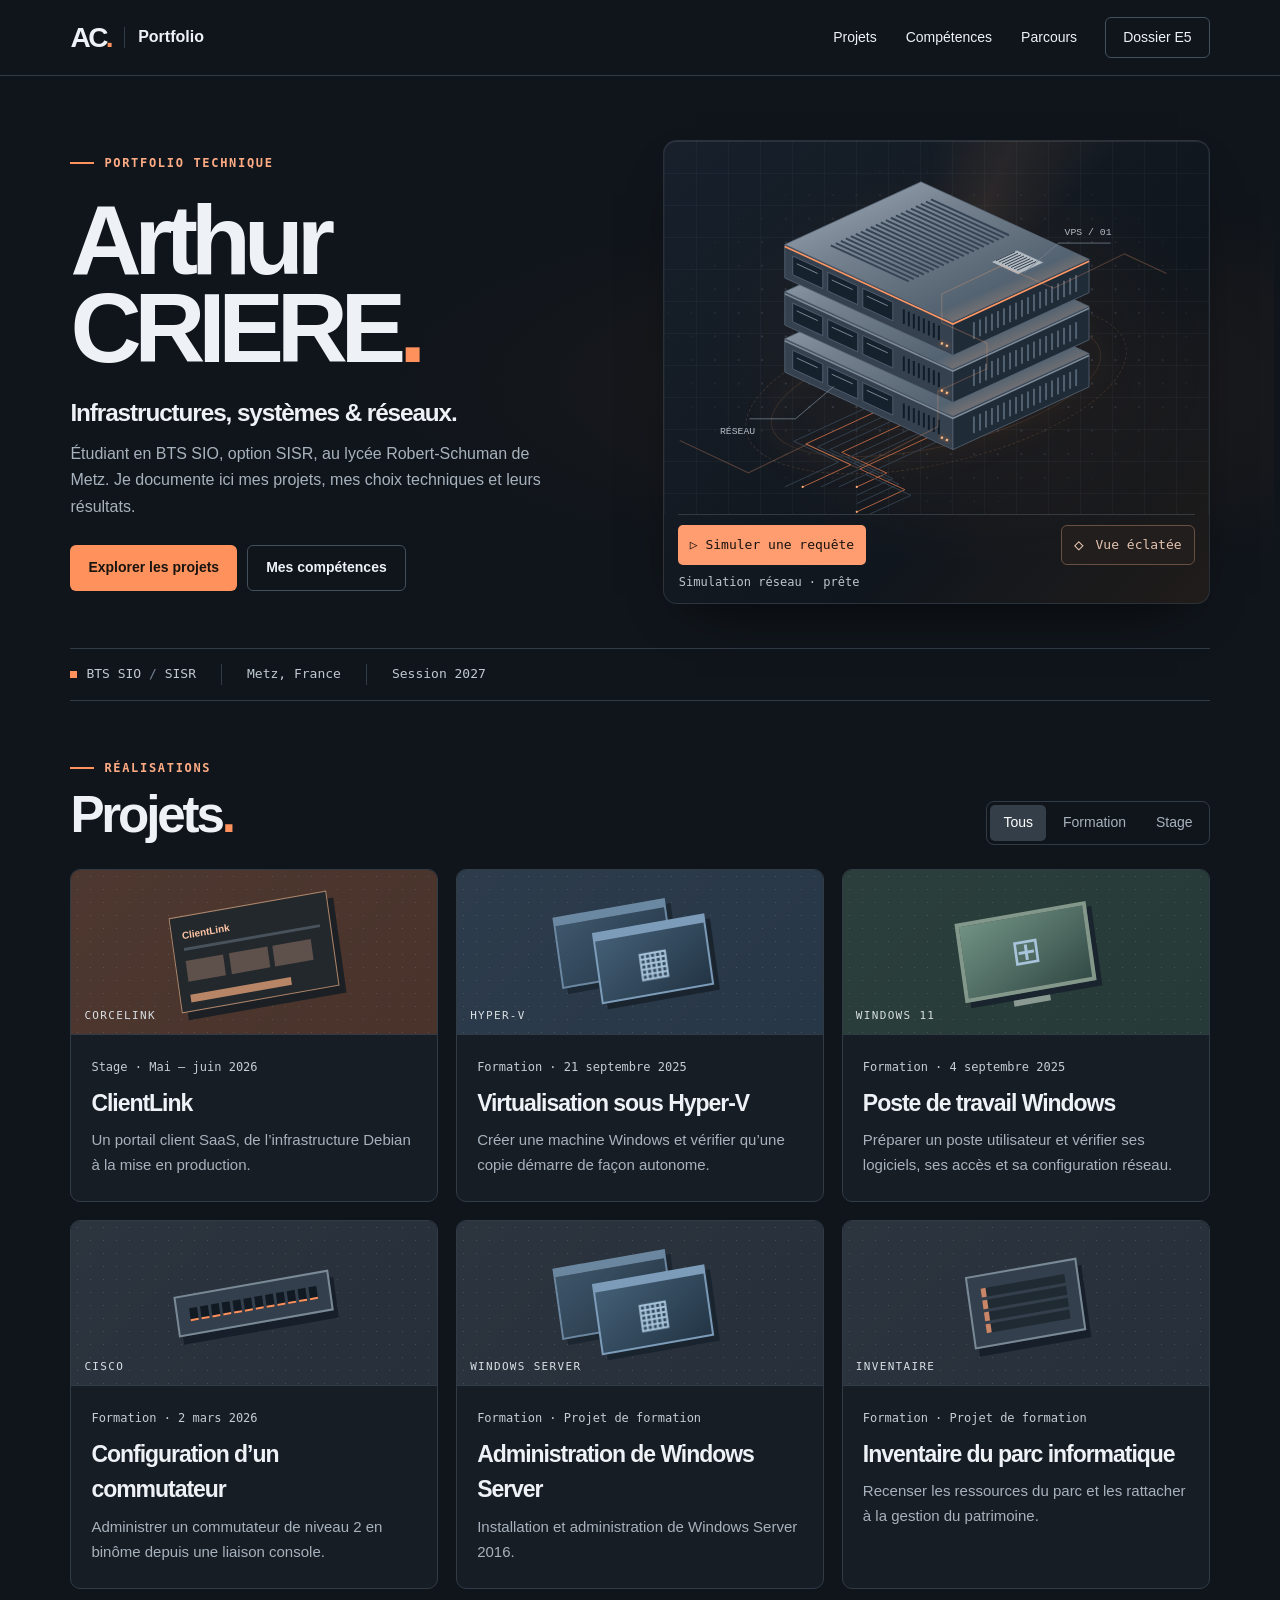
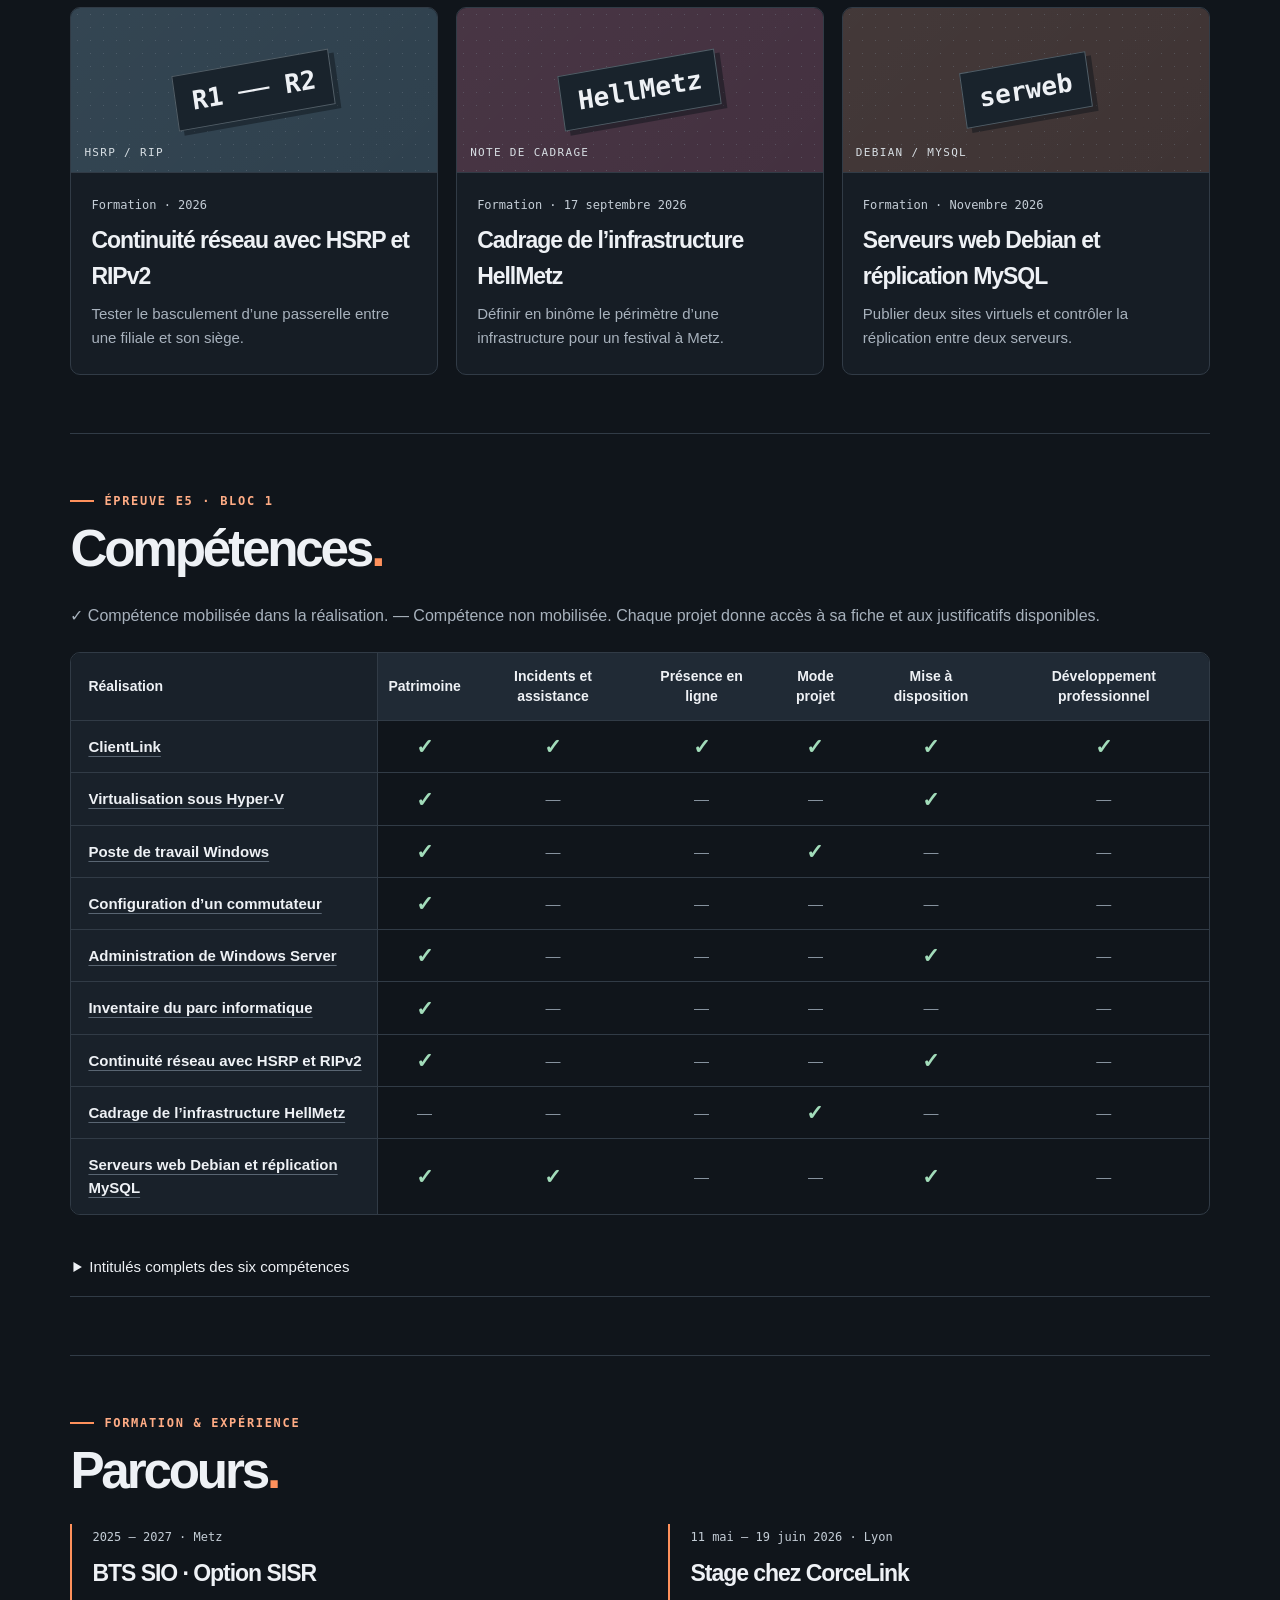
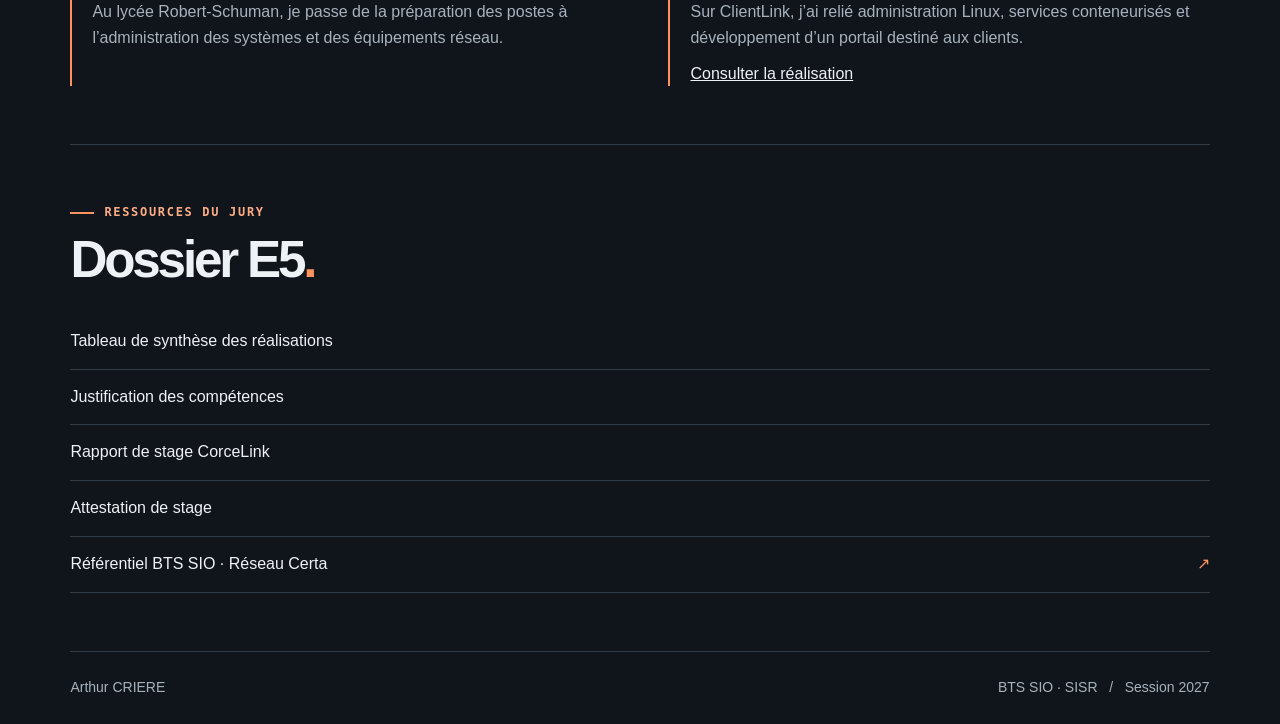
<file: index.html>
<!doctype html><html lang="fr"><head><meta charset="utf-8"><meta name="viewport" content="width=device-width,initial-scale=1"><title>Portfolio BTS SIO SISR — Arthur CRIERE</title><meta name="description" content="Portfolio E5 d’Arthur CRIERE. Projets systèmes et réseaux, stage CorceLink et compétences du BTS SIO SISR à Metz."><meta name="theme-color" content="#10151b"><link rel="icon" href="icon.svg"><link rel="stylesheet" href="style.css"></head><body><a class="skip" href="#main">Aller au contenu</a><header><div class="bar"><a class="brand" href="index.html" aria-label="Arthur CRIERE, accueil"><b>AC<span>.</span></b><i></i>Portfolio</a><nav aria-label="Navigation principale"><a href="index.html#projets">Projets</a><a href="index.html#competences">Compétences</a><a href="index.html#parcours">Parcours</a></nav><a class="dossier" href="index.html#dossier">Dossier E5</a></div></header><main id="main"><section class="hero"><div class="intro"><div class="eyebrow"><i></i>PORTFOLIO TECHNIQUE</div><h1>Arthur<br>CRIERE<span>.</span></h1><h2>Infrastructures, systèmes &amp; réseaux.</h2><p>Étudiant en BTS SIO, option SISR, au lycée Robert-Schuman de Metz. Je documente ici mes projets, mes choix techniques et leurs résultats.</p><div class="buttons"><a class="primary" href="#projets">Explorer les projets</a><a class="secondary" href="#competences">Mes compétences</a></div></div><div class="visual"><span class="corn tl"></span><span class="corn tr"></span><div class="stage3d"><div class="lightfield" aria-hidden="true"></div><div class="orbit"></div><svg xmlns="http://www.w3.org/2000/svg" viewBox="22 -5 555 380" role="img" aria-label="Illustration isométrique de trois serveurs empilés et de leurs connexions" class="machine"><defs><pattern id="g" width="24" height="24" patternUnits="userSpaceOnUse"><circle cx="2" cy="2" r=".85" fill="#5a6677"/></pattern><radialGradient id="fade"><stop offset="35%" stop-color="white"/><stop offset="100%"/></radialGradient><mask id="m"><ellipse cx="300" cy="195" rx="310" ry="195" fill="url(#fade)"/></mask><linearGradient id="steel" x2="90%" y2="95%"><stop offset="0%" stop-color="#a1aebb"/><stop offset="38%" stop-color="#75818e"/><stop offset="78%" stop-color="#546371"/><stop offset="100%" stop-color="#bc8f75"/></linearGradient></defs><rect width="600" height="390" fill="url(#g)" mask="url(#m)"/><polyline points="311.2,249.2 445.9,187.1 400.0,166.0 455.0,140.6" fill="none" stroke="#34414e" stroke-width="1"/><polyline points="288.8,238.8 154.1,300.9 200.0,322.0 145.0,347.4" fill="none" stroke="#34414e" stroke-width="1"/><polyline points="302.0,244.9 433.6,184.3 387.7,163.2 436.7,140.6" fill="none" stroke="#b36242" stroke-width="1"/><polyline points="302.0,244.9 433.6,184.3 387.7,163.2 436.7,140.6" fill="none" stroke="#b36242" stroke-width="1" class="pulse" pathLength="100" style="animation-delay:-1.72s"/><polyline points="298.0,243.1 166.4,303.7 212.3,324.8 163.3,347.4" fill="none" stroke="#b36242" stroke-width="1"/><polyline points="298.0,243.1 166.4,303.7 212.3,324.8 163.3,347.4" fill="none" stroke="#b36242" stroke-width="1" class="pulse" pathLength="100" style="animation-delay:-2.15s"/><polyline points="292.9,240.7 421.4,181.5 375.5,160.3 418.3,140.6" fill="none" stroke="#34414e" stroke-width="1"/><polyline points="307.1,247.3 178.6,306.5 224.5,327.7 181.7,347.4" fill="none" stroke="#34414e" stroke-width="1"/><polyline points="283.7,236.5 409.1,178.7 363.2,157.5 400.0,140.6" fill="none" stroke="#34414e" stroke-width="1"/><polyline points="316.3,251.5 190.9,309.3 236.8,330.5 200.0,347.4" fill="none" stroke="#34414e" stroke-width="1"/><polyline points="274.5,232.2 396.9,175.9 351.0,154.7 381.6,140.6" fill="none" stroke="#b36242" stroke-width="1"/><polyline points="274.5,232.2 396.9,175.9 351.0,154.7 381.6,140.6" fill="none" stroke="#b36242" stroke-width="1" class="pulse" pathLength="100" style="animation-delay:-4.30s"/><polyline points="325.5,255.8 203.1,312.1 249.0,333.3 218.4,347.4" fill="none" stroke="#b36242" stroke-width="1"/><polyline points="325.5,255.8 203.1,312.1 249.0,333.3 218.4,347.4" fill="none" stroke="#b36242" stroke-width="1" class="pulse" pathLength="100" style="animation-delay:-4.73s"/><polyline points="265.3,228.0 390.8,170.2 344.9,149.1 381.6,132.1" fill="none" stroke="#34414e" stroke-width="1"/><polyline points="334.7,260.0 209.2,317.8 255.1,338.9 218.4,355.9" fill="none" stroke="#34414e" stroke-width="1"/><polyline points="256.1,223.8 384.7,164.6 338.8,143.4 381.6,123.7" fill="none" stroke="#34414e" stroke-width="1"/><polyline points="343.9,264.2 215.3,323.4 261.2,344.6 218.4,364.3" fill="none" stroke="#34414e" stroke-width="1"/><polyline points="247.0,219.6 378.5,158.9 332.6,137.8 381.6,115.2" fill="none" stroke="#b36242" stroke-width="1"/><polyline points="247.0,219.6 378.5,158.9 332.6,137.8 381.6,115.2" fill="none" stroke="#b36242" stroke-width="1" class="pulse" pathLength="100" style="animation-delay:-6.88s"/><polyline points="353.0,268.4 221.5,329.1 267.4,350.2 218.4,372.8" fill="none" stroke="#b36242" stroke-width="1"/><polyline points="353.0,268.4 221.5,329.1 267.4,350.2 218.4,372.8" fill="none" stroke="#b36242" stroke-width="1" class="pulse" pathLength="100" style="animation-delay:-7.31s"/><polyline points="237.8,215.3 372.4,153.3 326.5,132.1 381.6,106.8" fill="none" stroke="#34414e" stroke-width="1"/><polyline points="362.2,272.7 227.6,334.7 273.5,355.9 218.4,381.2" fill="none" stroke="#34414e" stroke-width="1"/><g class="unit u0"><g class="assembly"><polygon points="283.7,132.6 455.0,211.5 316.3,275.4 145.0,196.5" fill="url(#steel)" stroke="#596777" stroke-width="0.8"/><polygon points="145.0,196.5 316.3,275.4 316.3,309.4 145.0,230.5" fill="#35414e" stroke="#596777" stroke-width="0.8"/><polygon points="455.0,211.5 316.3,275.4 316.3,309.4 455.0,245.5" fill="#202b38" stroke="#596777" stroke-width="0.8"/><polygon points="153.1,227.2 183.7,241.3 183.7,222.3 153.1,208.2" fill="#16212e" stroke="#596777" stroke-width="0.8"/><polyline points="157.2,216.1 178.6,226.0" fill="none" stroke="#798794" stroke-width="1"/><polygon points="188.8,243.7 219.4,257.8 219.4,238.8 188.8,224.7" fill="#16212e" stroke="#596777" stroke-width="0.8"/><polyline points="192.9,232.6 214.3,242.4" fill="none" stroke="#798794" stroke-width="1"/><polygon points="224.5,260.1 255.1,274.2 255.1,255.2 224.5,241.1" fill="#16212e" stroke="#596777" stroke-width="0.8"/><polyline points="228.6,249.0 250.0,258.9" fill="none" stroke="#798794" stroke-width="1"/><polyline points="266.3,277.4 266.3,262.4" fill="none" stroke="#101b28" stroke-width="2"/><polyline points="271.4,279.8 271.4,264.8" fill="none" stroke="#101b28" stroke-width="2"/><polyline points="276.5,282.1 276.5,267.1" fill="none" stroke="#101b28" stroke-width="2"/><polyline points="281.6,284.5 281.6,269.5" fill="none" stroke="#101b28" stroke-width="2"/><polyline points="286.7,286.8 286.7,271.8" fill="none" stroke="#101b28" stroke-width="2"/><polyline points="291.8,289.2 291.8,274.2" fill="none" stroke="#101b28" stroke-width="2"/><polyline points="296.9,291.5 296.9,276.5" fill="none" stroke="#101b28" stroke-width="2"/><polyline points="302.0,293.9 302.0,278.9" fill="none" stroke="#101b28" stroke-width="2"/><polyline points="441.8,244.6 441.8,227.6" fill="none" stroke="#536271" stroke-width="2"/><polyline points="435.7,247.4 435.7,230.4" fill="none" stroke="#536271" stroke-width="2"/><polyline points="429.5,250.3 429.5,233.3" fill="none" stroke="#536271" stroke-width="2"/><polyline points="423.4,253.1 423.4,236.1" fill="none" stroke="#536271" stroke-width="2"/><polyline points="417.3,255.9 417.3,238.9" fill="none" stroke="#536271" stroke-width="2"/><polyline points="411.2,258.7 411.2,241.7" fill="none" stroke="#536271" stroke-width="2"/><polyline points="405.1,261.6 405.1,244.6" fill="none" stroke="#536271" stroke-width="2"/><polyline points="398.9,264.4 398.9,247.4" fill="none" stroke="#536271" stroke-width="2"/><polyline points="392.8,267.2 392.8,250.2" fill="none" stroke="#536271" stroke-width="2"/><polyline points="386.7,270.0 386.7,253.0" fill="none" stroke="#536271" stroke-width="2"/><polyline points="380.6,272.8 380.6,255.8" fill="none" stroke="#536271" stroke-width="2"/><polyline points="374.5,275.6 374.5,258.6" fill="none" stroke="#536271" stroke-width="2"/><polyline points="368.3,278.5 368.3,261.5" fill="none" stroke="#536271" stroke-width="2"/><polyline points="362.2,281.3 362.2,264.3" fill="none" stroke="#536271" stroke-width="2"/><polyline points="356.1,284.1 356.1,267.1" fill="none" stroke="#536271" stroke-width="2"/><polyline points="350.0,286.9 350.0,269.9" fill="none" stroke="#536271" stroke-width="2"/><polyline points="343.9,289.8 343.9,272.8" fill="none" stroke="#536271" stroke-width="2"/><polyline points="337.7,292.6 337.7,275.6" fill="none" stroke="#536271" stroke-width="2"/><polyline points="145.0,198.5 316.3,277.4 455.0,213.5" fill="none" stroke="#7d8996" stroke-width="1.7"/><polyline points="304.1,296.8 306.1,297.7" fill="none" stroke="#ffa065" stroke-width="2.5" class="led"/><polyline points="309.2,299.1 311.2,300.1" fill="none" stroke="#ffa065" stroke-width="2.5" class="led"/></g></g><g class="unit u1"><g class="assembly"><polygon points="283.7,84.6 455.0,163.5 316.3,227.4 145.0,148.5" fill="url(#steel)" stroke="#596777" stroke-width="0.8"/><polygon points="145.0,148.5 316.3,227.4 316.3,261.4 145.0,182.5" fill="#35414e" stroke="#596777" stroke-width="0.8"/><polygon points="455.0,163.5 316.3,227.4 316.3,261.4 455.0,197.5" fill="#202b38" stroke="#596777" stroke-width="0.8"/><polygon points="153.1,179.2 183.7,193.3 183.7,174.3 153.1,160.2" fill="#16212e" stroke="#596777" stroke-width="0.8"/><polyline points="157.2,168.1 178.6,178.0" fill="none" stroke="#798794" stroke-width="1"/><polygon points="188.8,195.7 219.4,209.8 219.4,190.8 188.8,176.7" fill="#16212e" stroke="#596777" stroke-width="0.8"/><polyline points="192.9,184.6 214.3,194.4" fill="none" stroke="#798794" stroke-width="1"/><polygon points="224.5,212.1 255.1,226.2 255.1,207.2 224.5,193.1" fill="#16212e" stroke="#596777" stroke-width="0.8"/><polyline points="228.6,201.0 250.0,210.9" fill="none" stroke="#798794" stroke-width="1"/><polyline points="266.3,229.4 266.3,214.4" fill="none" stroke="#101b28" stroke-width="2"/><polyline points="271.4,231.8 271.4,216.8" fill="none" stroke="#101b28" stroke-width="2"/><polyline points="276.5,234.1 276.5,219.1" fill="none" stroke="#101b28" stroke-width="2"/><polyline points="281.6,236.5 281.6,221.5" fill="none" stroke="#101b28" stroke-width="2"/><polyline points="286.7,238.8 286.7,223.8" fill="none" stroke="#101b28" stroke-width="2"/><polyline points="291.8,241.2 291.8,226.2" fill="none" stroke="#101b28" stroke-width="2"/><polyline points="296.9,243.5 296.9,228.5" fill="none" stroke="#101b28" stroke-width="2"/><polyline points="302.0,245.9 302.0,230.9" fill="none" stroke="#101b28" stroke-width="2"/><polyline points="441.8,196.6 441.8,179.6" fill="none" stroke="#536271" stroke-width="2"/><polyline points="435.7,199.4 435.7,182.4" fill="none" stroke="#536271" stroke-width="2"/><polyline points="429.5,202.3 429.5,185.3" fill="none" stroke="#536271" stroke-width="2"/><polyline points="423.4,205.1 423.4,188.1" fill="none" stroke="#536271" stroke-width="2"/><polyline points="417.3,207.9 417.3,190.9" fill="none" stroke="#536271" stroke-width="2"/><polyline points="411.2,210.7 411.2,193.7" fill="none" stroke="#536271" stroke-width="2"/><polyline points="405.1,213.6 405.1,196.6" fill="none" stroke="#536271" stroke-width="2"/><polyline points="398.9,216.4 398.9,199.4" fill="none" stroke="#536271" stroke-width="2"/><polyline points="392.8,219.2 392.8,202.2" fill="none" stroke="#536271" stroke-width="2"/><polyline points="386.7,222.0 386.7,205.0" fill="none" stroke="#536271" stroke-width="2"/><polyline points="380.6,224.8 380.6,207.8" fill="none" stroke="#536271" stroke-width="2"/><polyline points="374.5,227.6 374.5,210.6" fill="none" stroke="#536271" stroke-width="2"/><polyline points="368.3,230.5 368.3,213.5" fill="none" stroke="#536271" stroke-width="2"/><polyline points="362.2,233.3 362.2,216.3" fill="none" stroke="#536271" stroke-width="2"/><polyline points="356.1,236.1 356.1,219.1" fill="none" stroke="#536271" stroke-width="2"/><polyline points="350.0,238.9 350.0,221.9" fill="none" stroke="#536271" stroke-width="2"/><polyline points="343.9,241.8 343.9,224.8" fill="none" stroke="#536271" stroke-width="2"/><polyline points="337.7,244.6 337.7,227.6" fill="none" stroke="#536271" stroke-width="2"/><polyline points="145.0,150.5 316.3,229.4 455.0,165.5" fill="none" stroke="#7d8996" stroke-width="1.7"/><polyline points="304.1,248.8 306.1,249.7" fill="none" stroke="#ffa065" stroke-width="2.5" class="led"/><polyline points="309.2,251.1 311.2,252.1" fill="none" stroke="#ffa065" stroke-width="2.5" class="led"/></g></g><g class="unit u2"><g class="assembly"><polygon points="283.7,36.6 455.0,115.5 316.3,179.4 145.0,100.5" fill="url(#steel)" stroke="#596777" stroke-width="0.8"/><polygon points="145.0,100.5 316.3,179.4 316.3,213.4 145.0,134.5" fill="#35414e" stroke="#596777" stroke-width="0.8"/><polygon points="455.0,115.5 316.3,179.4 316.3,213.4 455.0,149.5" fill="#202b38" stroke="#596777" stroke-width="0.8"/><polygon points="153.1,131.2 183.7,145.3 183.7,126.3 153.1,112.2" fill="#16212e" stroke="#596777" stroke-width="0.8"/><polyline points="157.2,120.1 178.6,130.0" fill="none" stroke="#798794" stroke-width="1"/><polygon points="188.8,147.7 219.4,161.8 219.4,142.8 188.8,128.7" fill="#16212e" stroke="#596777" stroke-width="0.8"/><polyline points="192.9,136.6 214.3,146.4" fill="none" stroke="#798794" stroke-width="1"/><polygon points="224.5,164.1 255.1,178.2 255.1,159.2 224.5,145.1" fill="#16212e" stroke="#596777" stroke-width="0.8"/><polyline points="228.6,153.0 250.0,162.9" fill="none" stroke="#798794" stroke-width="1"/><polyline points="266.3,181.4 266.3,166.4" fill="none" stroke="#101b28" stroke-width="2"/><polyline points="271.4,183.8 271.4,168.8" fill="none" stroke="#101b28" stroke-width="2"/><polyline points="276.5,186.1 276.5,171.1" fill="none" stroke="#101b28" stroke-width="2"/><polyline points="281.6,188.5 281.6,173.5" fill="none" stroke="#101b28" stroke-width="2"/><polyline points="286.7,190.8 286.7,175.8" fill="none" stroke="#101b28" stroke-width="2"/><polyline points="291.8,193.2 291.8,178.2" fill="none" stroke="#101b28" stroke-width="2"/><polyline points="296.9,195.5 296.9,180.5" fill="none" stroke="#101b28" stroke-width="2"/><polyline points="302.0,197.9 302.0,182.9" fill="none" stroke="#101b28" stroke-width="2"/><polyline points="441.8,148.6 441.8,131.6" fill="none" stroke="#536271" stroke-width="2"/><polyline points="435.7,151.4 435.7,134.4" fill="none" stroke="#536271" stroke-width="2"/><polyline points="429.5,154.3 429.5,137.3" fill="none" stroke="#536271" stroke-width="2"/><polyline points="423.4,157.1 423.4,140.1" fill="none" stroke="#536271" stroke-width="2"/><polyline points="417.3,159.9 417.3,142.9" fill="none" stroke="#536271" stroke-width="2"/><polyline points="411.2,162.7 411.2,145.7" fill="none" stroke="#536271" stroke-width="2"/><polyline points="405.1,165.6 405.1,148.6" fill="none" stroke="#536271" stroke-width="2"/><polyline points="398.9,168.4 398.9,151.4" fill="none" stroke="#536271" stroke-width="2"/><polyline points="392.8,171.2 392.8,154.2" fill="none" stroke="#536271" stroke-width="2"/><polyline points="386.7,174.0 386.7,157.0" fill="none" stroke="#536271" stroke-width="2"/><polyline points="380.6,176.8 380.6,159.8" fill="none" stroke="#536271" stroke-width="2"/><polyline points="374.5,179.6 374.5,162.6" fill="none" stroke="#536271" stroke-width="2"/><polyline points="368.3,182.5 368.3,165.5" fill="none" stroke="#536271" stroke-width="2"/><polyline points="362.2,185.3 362.2,168.3" fill="none" stroke="#536271" stroke-width="2"/><polyline points="356.1,188.1 356.1,171.1" fill="none" stroke="#536271" stroke-width="2"/><polyline points="350.0,190.9 350.0,173.9" fill="none" stroke="#536271" stroke-width="2"/><polyline points="343.9,193.8 343.9,176.8" fill="none" stroke="#536271" stroke-width="2"/><polyline points="337.7,196.6 337.7,179.6" fill="none" stroke="#536271" stroke-width="2"/><polyline points="145.0,102.5 316.3,181.4 455.0,117.5" fill="none" stroke="#ff9765" stroke-width="1.7"/><polyline points="304.1,200.8 306.1,201.7" fill="none" stroke="#ffa065" stroke-width="2.5" class="led"/><polyline points="309.2,203.1 311.2,204.1" fill="none" stroke="#ffa065" stroke-width="2.5" class="led"/><polyline points="293.9,54.4 373.4,91.0" fill="none" stroke="#344454" stroke-width="2"/><polyline points="288.8,56.7 368.3,93.4" fill="none" stroke="#344454" stroke-width="2"/><polyline points="283.7,59.1 363.2,95.7" fill="none" stroke="#344454" stroke-width="2"/><polyline points="278.6,61.4 358.1,98.1" fill="none" stroke="#344454" stroke-width="2"/><polyline points="273.5,63.8 353.0,100.4" fill="none" stroke="#344454" stroke-width="2"/><polyline points="268.4,66.1 347.9,102.8" fill="none" stroke="#344454" stroke-width="2"/><polyline points="263.3,68.5 342.8,105.1" fill="none" stroke="#344454" stroke-width="2"/><polyline points="258.2,70.8 337.7,107.5" fill="none" stroke="#344454" stroke-width="2"/><polyline points="253.1,73.2 332.6,109.8" fill="none" stroke="#344454" stroke-width="2"/><polyline points="248.0,75.5 327.5,112.2" fill="none" stroke="#344454" stroke-width="2"/><polyline points="242.9,77.9 322.4,114.5" fill="none" stroke="#344454" stroke-width="2"/><polyline points="237.8,80.2 317.3,116.9" fill="none" stroke="#344454" stroke-width="2"/><polyline points="232.7,82.6 312.2,119.2" fill="none" stroke="#344454" stroke-width="2"/><polyline points="227.6,84.9 307.1,121.6" fill="none" stroke="#344454" stroke-width="2"/><polyline points="222.5,87.3 302.0,123.9" fill="none" stroke="#344454" stroke-width="2"/><polyline points="217.4,89.6 296.9,126.3" fill="none" stroke="#344454" stroke-width="2"/><polyline points="212.3,92.0 291.8,128.6" fill="none" stroke="#344454" stroke-width="2"/><polyline points="207.2,94.3 286.7,131.0" fill="none" stroke="#344454" stroke-width="2"/><polyline points="202.1,96.7 281.6,133.3" fill="none" stroke="#344454" stroke-width="2"/><polyline points="197.0,99.0 276.5,135.7" fill="none" stroke="#344454" stroke-width="2"/><polyline points="191.9,101.4 271.4,138.0" fill="none" stroke="#344454" stroke-width="2"/><polygon points="381.6,106.1 409.1,118.8 382.6,131.0 355.1,118.3" fill="#b2bac2" stroke="#596777" stroke-width="0.8"/><polyline points="379.6,107.9 360.2,116.9" fill="none" stroke="#303d4a" stroke-width="1"/><polyline points="382.6,109.3 363.2,118.3" fill="none" stroke="#303d4a" stroke-width="1"/><polyline points="385.7,110.8 366.3,119.7" fill="none" stroke="#303d4a" stroke-width="1"/><polyline points="388.7,112.2 369.4,121.1" fill="none" stroke="#303d4a" stroke-width="1"/><polyline points="391.8,113.6 372.4,122.5" fill="none" stroke="#303d4a" stroke-width="1"/><polyline points="394.9,115.0 375.5,123.9" fill="none" stroke="#303d4a" stroke-width="1"/><polyline points="397.9,116.4 378.5,125.3" fill="none" stroke="#303d4a" stroke-width="1"/><polyline points="401.0,117.8 381.6,126.7" fill="none" stroke="#303d4a" stroke-width="1"/></g></g><g fill="none" stroke="#74818e" stroke-width=".8"><path d="M389 129l35-30h53"/><path d="M195 245l-39 33h-47"/></g><g fill="#b4bbc5" font-family="monospace" font-size="10"><text x="430" y="91">VPS / 01</text><text x="79" y="293">RÉSEAU</text></g><g class="routefx" aria-hidden="true">
<path id="packetpath" d="M38 300 L108 333 L168 304 L219 328 L301 286 L301 250 L351 227 L351 201 L305 180 L305 151 L366 122 L419 145 L491 110 L534 130" fill="none"/>
<use href="#packetpath" class="tracewire"/><use href="#packetpath" pathLength="1" class="tracebeam"/>
<circle class="spark" r="4" fill="#ffe4b6"><animateMotion id="sendpacket" begin="indefinite" dur="2.4s" fill="freeze"><mpath href="#packetpath"/></animateMotion></circle>
</g></svg></div><div class="caption"><button type="button" class="trace" aria-label="Simuler une requête web"><span aria-hidden="true">▷</span> Simuler une requête</button><button class="explode" type="button" aria-pressed="false"><span aria-hidden="true">◇</span> Vue éclatée</button></div><div class="trace-status" role="status" aria-live="polite">Simulation réseau · prête</div></div></section><div class="strip"><span><i></i>BTS SIO <b>/</b> SISR</span><span>Metz, France</span><span>Session 2027</span></div><section id="projets"><div class="eyebrow"><i></i>RÉALISATIONS</div><div class="sectionhead"><h2>Projets<span>.</span></h2><div class="filters" aria-label="Filtrer les projets"><button aria-pressed="true" data-filter="Tous">Tous</button><button aria-pressed="false" data-filter="Formation">Formation</button><button aria-pressed="false" data-filter="Stage">Stage</button></div></div><div class="grid"><a class="card" data-type="Stage" href="clientlink.html"><div class="thumb thumb0"><div class="diagram"><div class="dash"><b>ClientLink</b><i></i><u></u><u></u><u></u><em></em></div></div><small>CORCELINK</small></div><div class="cardbody"><span class="meta">Stage · Mai – juin 2026</span><h3>ClientLink</h3><p>Un portail client SaaS, de l’infrastructure Debian à la mise en production.</p></div></a><a class="card" data-type="Formation" href="hyper-v.html"><div class="thumb thumb1"><div class="diagram"><div class="window back"></div><div class="window"><b>▦</b></div></div><small>HYPER-V</small></div><div class="cardbody"><span class="meta">Formation · 21 septembre 2025</span><h3>Virtualisation sous Hyper-V</h3><p>Créer une machine Windows et vérifier qu’une copie démarre de façon autonome.</p></div></a><a class="card" data-type="Formation" href="poste-windows.html"><div class="thumb thumb2"><div class="diagram"><div class="monitor"><b>⊞</b></div></div><small>WINDOWS 11</small></div><div class="cardbody"><span class="meta">Formation · 4 septembre 2025</span><h3>Poste de travail Windows</h3><p>Préparer un poste utilisateur et vérifier ses logiciels, ses accès et sa configuration réseau.</p></div></a><a class="card" data-type="Formation" href="commutation.html"><div class="thumb thumb3"><div class="diagram"><div class="ports"><i></i><i></i><i></i><i></i><i></i><i></i><i></i><i></i><i></i><i></i><i></i><i></i></div></div><small>CISCO</small></div><div class="cardbody"><span class="meta">Formation · 2 mars 2026</span><h3>Configuration d’un commutateur</h3><p>Administrer un commutateur de niveau 2 en binôme depuis une liaison console.</p></div></a><a class="card" data-type="Formation" href="windows-server.html"><div class="thumb thumb4"><div class="diagram"><div class="window back"></div><div class="window"><b>▦</b></div></div><small>WINDOWS SERVER</small></div><div class="cardbody"><span class="meta">Formation · Projet de formation</span><h3>Administration de Windows Server</h3><p>Installation et administration de Windows Server 2016.</p></div></a><a class="card" data-type="Formation" href="inventaire.html"><div class="thumb thumb5"><div class="diagram"><div class="rack"><i></i><i></i><i></i><i></i></div></div><small>INVENTAIRE</small></div><div class="cardbody"><span class="meta">Formation · Projet de formation</span><h3>Inventaire du parc informatique</h3><p>Recenser les ressources du parc et les rattacher à la gestion du patrimoine.</p></div></a><a class="card" data-type="Formation" href="hsrp.html"><div class="thumb art-hsrp" aria-hidden="true"><div class="diagram"><b class="techmark">R1 ── R2</b></div><small>HSRP / RIP</small></div><div class="cardbody"><span class="meta">Formation · 2026</span><h3>Continuité réseau avec HSRP et RIPv2</h3><p>Tester le basculement d’une passerelle entre une filiale et son siège.</p></div></a><a class="card" data-type="Formation" href="hellmetz.html"><div class="thumb art-hellmetz" aria-hidden="true"><div class="diagram"><b class="techmark">HellMetz</b></div><small>NOTE DE CADRAGE</small></div><div class="cardbody"><span class="meta">Formation · 17 septembre 2026</span><h3>Cadrage de l’infrastructure HellMetz</h3><p>Définir en binôme le périmètre d’une infrastructure pour un festival à Metz.</p></div></a><a class="card" data-type="Formation" href="web-debian.html"><div class="thumb art-web-debian" aria-hidden="true"><div class="diagram"><b class="techmark">serweb</b></div><small>DEBIAN / MYSQL</small></div><div class="cardbody"><span class="meta">Formation · Novembre 2026</span><h3>Serveurs web Debian et réplication MySQL</h3><p>Publier deux sites virtuels et contrôler la réplication entre deux serveurs.</p></div></a></div></section><section id="competences"><div class="eyebrow"><i></i>ÉPREUVE E5 · BLOC 1</div><h2>Compétences<span>.</span></h2><p id="matrix-note">✓ Compétence mobilisée dans la réalisation. — Compétence non mobilisée. Chaque projet donne accès à sa fiche et aux justificatifs disponibles.</p><div class="matrixwrap" tabindex="0" role="region" aria-label="Tableau des compétences par réalisation"><table class="matrix" aria-describedby="matrix-note"><caption class="sr">Correspondances entre les réalisations et les six compétences du bloc 1</caption><thead><tr><th scope="col">Réalisation</th><th scope="col"><span aria-hidden="true">Patrimoine</span><span class="sr">Gérer le patrimoine informatique</span></th><th scope="col"><span aria-hidden="true">Incidents et assistance</span><span class="sr">Répondre aux incidents et aux demandes d’assistance et d’évolution</span></th><th scope="col"><span aria-hidden="true">Présence en ligne</span><span class="sr">Développer la présence en ligne de l’organisation</span></th><th scope="col"><span aria-hidden="true">Mode projet</span><span class="sr">Travailler en mode projet</span></th><th scope="col"><span aria-hidden="true">Mise à disposition</span><span class="sr">Mettre à disposition des utilisateurs un service informatique</span></th><th scope="col"><span aria-hidden="true">Développement professionnel</span><span class="sr">Organiser son développement professionnel</span></th></tr></thead><tbody><tr><th scope="row"><a href="clientlink.html">ClientLink</a></th><td class="yes"><span aria-hidden="true">✓</span><span class="sr">Mobilisée</span></td><td class="yes"><span aria-hidden="true">✓</span><span class="sr">Mobilisée</span></td><td class="yes"><span aria-hidden="true">✓</span><span class="sr">Mobilisée</span></td><td class="yes"><span aria-hidden="true">✓</span><span class="sr">Mobilisée</span></td><td class="yes"><span aria-hidden="true">✓</span><span class="sr">Mobilisée</span></td><td class="yes"><span aria-hidden="true">✓</span><span class="sr">Mobilisée</span></td></tr><tr><th scope="row"><a href="hyper-v.html">Virtualisation sous Hyper-V</a></th><td class="yes"><span aria-hidden="true">✓</span><span class="sr">Mobilisée</span></td><td class="empty"><span aria-hidden="true">—</span><span class="sr">Non mobilisée</span></td><td class="empty"><span aria-hidden="true">—</span><span class="sr">Non mobilisée</span></td><td class="empty"><span aria-hidden="true">—</span><span class="sr">Non mobilisée</span></td><td class="yes"><span aria-hidden="true">✓</span><span class="sr">Mobilisée</span></td><td class="empty"><span aria-hidden="true">—</span><span class="sr">Non mobilisée</span></td></tr><tr><th scope="row"><a href="poste-windows.html">Poste de travail Windows</a></th><td class="yes"><span aria-hidden="true">✓</span><span class="sr">Mobilisée</span></td><td class="empty"><span aria-hidden="true">—</span><span class="sr">Non mobilisée</span></td><td class="empty"><span aria-hidden="true">—</span><span class="sr">Non mobilisée</span></td><td class="yes"><span aria-hidden="true">✓</span><span class="sr">Mobilisée</span></td><td class="empty"><span aria-hidden="true">—</span><span class="sr">Non mobilisée</span></td><td class="empty"><span aria-hidden="true">—</span><span class="sr">Non mobilisée</span></td></tr><tr><th scope="row"><a href="commutation.html">Configuration d’un commutateur</a></th><td class="yes"><span aria-hidden="true">✓</span><span class="sr">Mobilisée</span></td><td class="empty"><span aria-hidden="true">—</span><span class="sr">Non mobilisée</span></td><td class="empty"><span aria-hidden="true">—</span><span class="sr">Non mobilisée</span></td><td class="empty"><span aria-hidden="true">—</span><span class="sr">Non mobilisée</span></td><td class="empty"><span aria-hidden="true">—</span><span class="sr">Non mobilisée</span></td><td class="empty"><span aria-hidden="true">—</span><span class="sr">Non mobilisée</span></td></tr><tr><th scope="row"><a href="windows-server.html">Administration de Windows Server</a></th><td class="yes"><span aria-hidden="true">✓</span><span class="sr">Mobilisée</span></td><td class="empty"><span aria-hidden="true">—</span><span class="sr">Non mobilisée</span></td><td class="empty"><span aria-hidden="true">—</span><span class="sr">Non mobilisée</span></td><td class="empty"><span aria-hidden="true">—</span><span class="sr">Non mobilisée</span></td><td class="yes"><span aria-hidden="true">✓</span><span class="sr">Mobilisée</span></td><td class="empty"><span aria-hidden="true">—</span><span class="sr">Non mobilisée</span></td></tr><tr><th scope="row"><a href="inventaire.html">Inventaire du parc informatique</a></th><td class="yes"><span aria-hidden="true">✓</span><span class="sr">Mobilisée</span></td><td class="empty"><span aria-hidden="true">—</span><span class="sr">Non mobilisée</span></td><td class="empty"><span aria-hidden="true">—</span><span class="sr">Non mobilisée</span></td><td class="empty"><span aria-hidden="true">—</span><span class="sr">Non mobilisée</span></td><td class="empty"><span aria-hidden="true">—</span><span class="sr">Non mobilisée</span></td><td class="empty"><span aria-hidden="true">—</span><span class="sr">Non mobilisée</span></td></tr><tr><th scope="row"><a href="hsrp.html">Continuité réseau avec HSRP et RIPv2</a></th><td class="yes"><span aria-hidden="true">✓</span><span class="sr">Mobilisée</span></td><td class="empty"><span aria-hidden="true">—</span><span class="sr">Non mobilisée</span></td><td class="empty"><span aria-hidden="true">—</span><span class="sr">Non mobilisée</span></td><td class="empty"><span aria-hidden="true">—</span><span class="sr">Non mobilisée</span></td><td class="yes"><span aria-hidden="true">✓</span><span class="sr">Mobilisée</span></td><td class="empty"><span aria-hidden="true">—</span><span class="sr">Non mobilisée</span></td></tr><tr><th scope="row"><a href="hellmetz.html">Cadrage de l’infrastructure HellMetz</a></th><td class="empty"><span aria-hidden="true">—</span><span class="sr">Non mobilisée</span></td><td class="empty"><span aria-hidden="true">—</span><span class="sr">Non mobilisée</span></td><td class="empty"><span aria-hidden="true">—</span><span class="sr">Non mobilisée</span></td><td class="yes"><span aria-hidden="true">✓</span><span class="sr">Mobilisée</span></td><td class="empty"><span aria-hidden="true">—</span><span class="sr">Non mobilisée</span></td><td class="empty"><span aria-hidden="true">—</span><span class="sr">Non mobilisée</span></td></tr><tr><th scope="row"><a href="web-debian.html">Serveurs web Debian et réplication MySQL</a></th><td class="yes"><span aria-hidden="true">✓</span><span class="sr">Mobilisée</span></td><td class="yes"><span aria-hidden="true">✓</span><span class="sr">Mobilisée</span></td><td class="empty"><span aria-hidden="true">—</span><span class="sr">Non mobilisée</span></td><td class="empty"><span aria-hidden="true">—</span><span class="sr">Non mobilisée</span></td><td class="yes"><span aria-hidden="true">✓</span><span class="sr">Mobilisée</span></td><td class="empty"><span aria-hidden="true">—</span><span class="sr">Non mobilisée</span></td></tr></tbody></table></div><details class="fullnames"><summary>Intitulés complets des six compétences</summary><ol><li>Gérer le patrimoine informatique</li><li>Répondre aux incidents et aux demandes d’assistance et d’évolution</li><li>Développer la présence en ligne de l’organisation</li><li>Travailler en mode projet</li><li>Mettre à disposition des utilisateurs un service informatique</li><li>Organiser son développement professionnel</li></ol></details></section><section id="parcours"><div class="eyebrow"><i></i>FORMATION &amp; EXPÉRIENCE</div><h2>Parcours<span>.</span></h2><div class="timeline"><article><span class="meta">2025 — 2027 · Metz</span><h3>BTS SIO · Option SISR</h3><p>Au lycée Robert-Schuman, je passe de la préparation des postes à l’administration des systèmes et des équipements réseau.</p></article><article><span class="meta">11 mai — 19 juin 2026 · Lyon</span><h3>Stage chez CorceLink</h3><p>Sur ClientLink, j’ai relié administration Linux, services conteneurisés et développement d’un portail destiné aux clients.</p><a href="clientlink.html">Consulter la réalisation</a></article></div></section><section id="dossier"><div class="eyebrow"><i></i>RESSOURCES DU JURY</div><h2>Dossier E5<span>.</span></h2><div class="doc">Tableau de synthèse des réalisations</div><div class="doc">Justification des compétences</div><div class="doc">Rapport de stage CorceLink</div><div class="doc">Attestation de stage</div><a class="doc" href="https://www.reseaucerta.org/sites/default/files/sio/BTS_SIO_referentiel_Avril2019.pdf" target="_blank" rel="noopener">Référentiel BTS SIO · Réseau Certa<span aria-hidden="true">↗</span></a></section></main><script src="filtre.js"></script><script src="motion.js"></script><footer>Arthur CRIERE <span>BTS SIO · SISR &nbsp; / &nbsp; Session 2027</span></footer><script src="transition.js"></script></body></html>
</file>
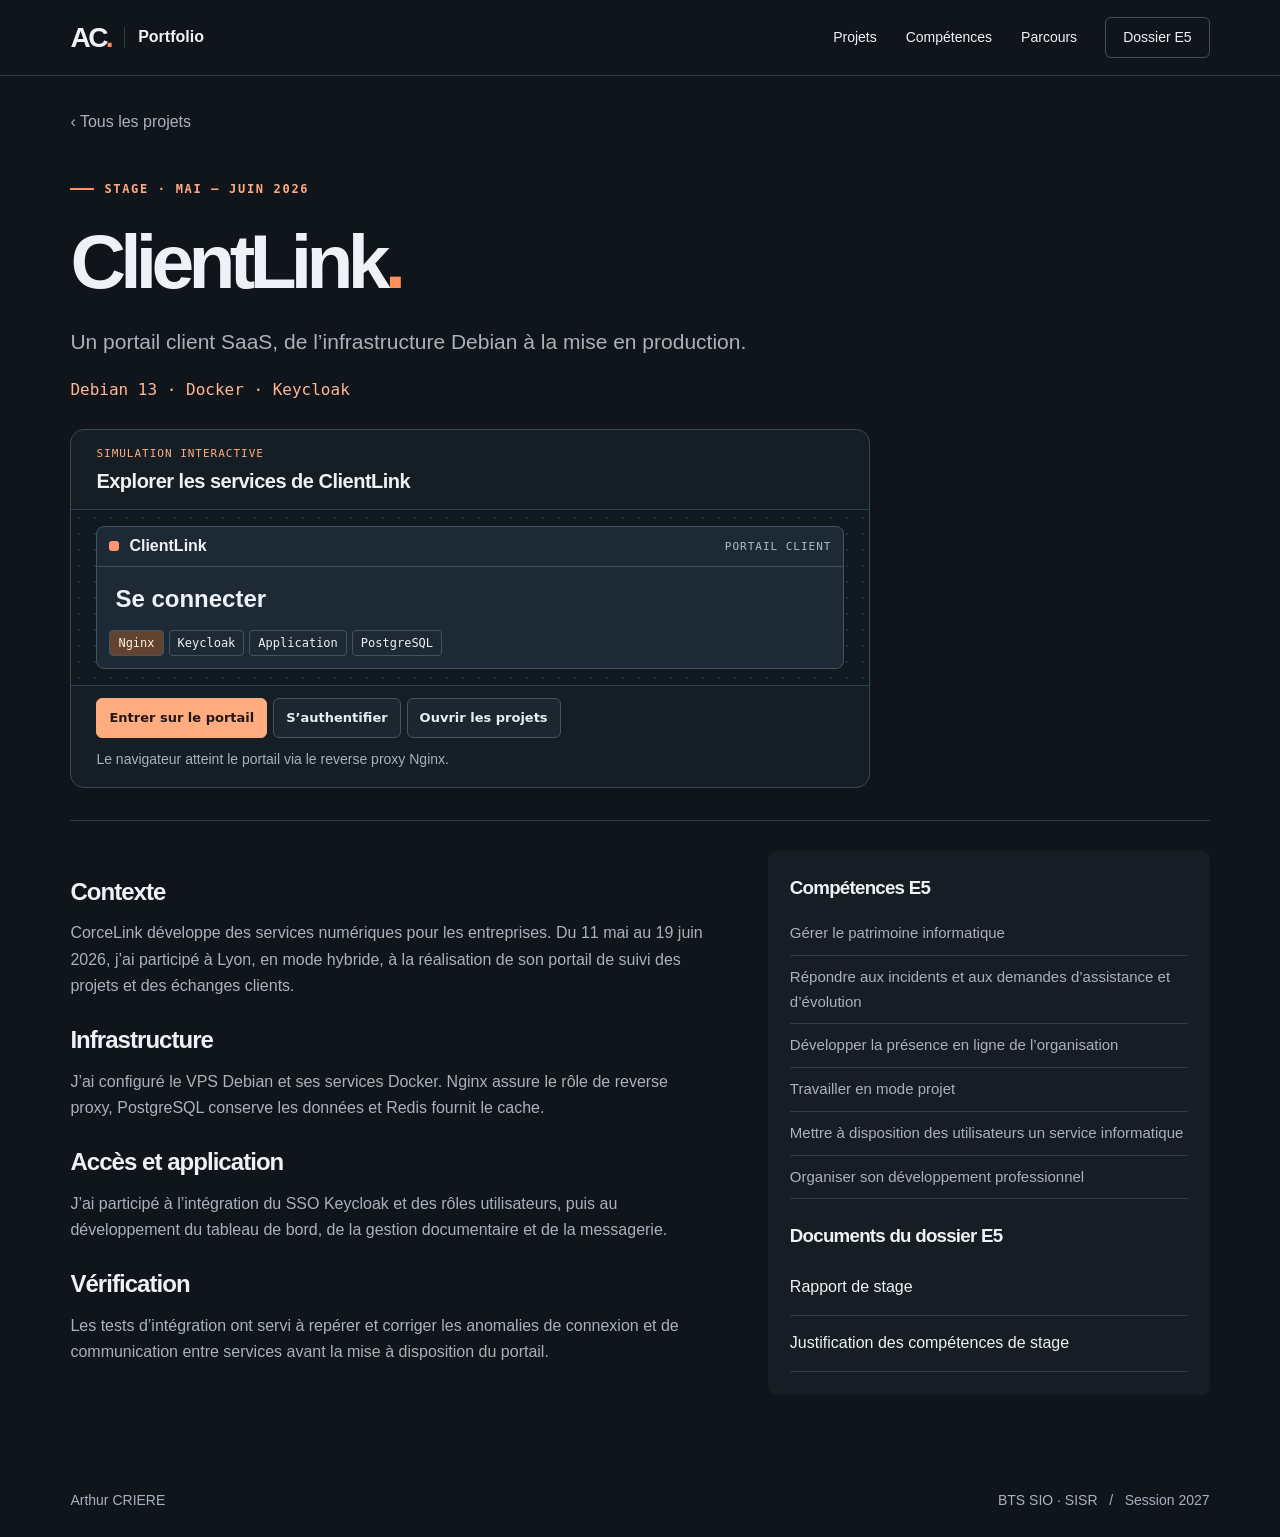
<file: clientlink.html>
<!doctype html><html lang="fr"><head><meta charset="utf-8"><meta name="viewport" content="width=device-width,initial-scale=1"><title>ClientLink — Arthur CRIERE</title><meta name="description" content="Un portail client SaaS, de l’infrastructure Debian à la mise en production."><meta name="theme-color" content="#10151b"><link rel="icon" href="icon.svg"><link rel="stylesheet" href="style.css"><link rel="stylesheet" href="schema-projets.css"></head><body><a class="skip" href="#main">Aller au contenu</a><header><div class="bar"><a class="brand" href="index.html" aria-label="Arthur CRIERE, accueil"><b>AC<span>.</span></b><i></i>Portfolio</a><nav aria-label="Navigation principale"><a href="index.html#projets">Projets</a><a href="index.html#competences">Compétences</a><a href="index.html#parcours">Parcours</a></nav><a class="dossier" href="index.html#dossier">Dossier E5</a></div></header><main class="detail" id="main"><a class="backlink" href="index.html#projets">‹ Tous les projets</a><div class="eyebrow"><i></i>STAGE · MAI – JUIN 2026</div><h1>ClientLink<span>.</span></h1><p class="lead">Un portail client SaaS, de l’infrastructure Debian à la mise en production.</p><div class="tags">Debian 13 · Docker · Keycloak</div><figure class="lab lab-clientlink" data-mode="0"><figcaption><small>SIMULATION INTERACTIVE</small><strong>Explorer les services de ClientLink</strong></figcaption><div class="lab-screen"><div class="portal"><div class="appbar"><i></i><b>ClientLink</b><small>PORTAIL CLIENT</small></div><div class="portalview"><span class="when m0">Se connecter</span><span class="when m1">Session ouverte</span><span class="when m2">Mes projets</span></div><div class="services"><span>Nginx</span><span>Keycloak</span><span>Application</span><span>PostgreSQL</span></div></div></div><div class="lab-controls" role="group" aria-label="Explorer les services de ClientLink"><button type="button" data-mode="0" aria-pressed="true">Entrer sur le portail</button><button type="button" data-mode="1" aria-pressed="false">S’authentifier</button><button type="button" data-mode="2" aria-pressed="false">Ouvrir les projets</button></div><p class="lab-readout" role="status">Le navigateur atteint le portail via le reverse proxy Nginx.</p><script type="application/json" class="lab-states">["Le navigateur atteint le portail via le reverse proxy Nginx.", "Keycloak gère l’authentification SSO. Le portail dispose ensuite d’une session utilisateur.", "L’application consulte PostgreSQL pour afficher les données des projets."]</script></figure><div class="detailgrid"><div><h2>Contexte</h2><p>CorceLink développe des services numériques pour les entreprises. Du 11 mai au 19 juin 2026, j’ai participé à Lyon, en mode hybride, à la réalisation de son portail de suivi des projets et des échanges clients.</p><h2>Infrastructure</h2><p>J’ai configuré le VPS Debian et ses services Docker. Nginx assure le rôle de reverse proxy, PostgreSQL conserve les données et Redis fournit le cache.</p><h2>Accès et application</h2><p>J’ai participé à l’intégration du SSO Keycloak et des rôles utilisateurs, puis au développement du tableau de bord, de la gestion documentaire et de la messagerie.</p><h2>Vérification</h2><p>Les tests d’intégration ont servi à repérer et corriger les anomalies de connexion et de communication entre services avant la mise à disposition du portail.</p></div><aside><h3>Compétences E5</h3><p class="skill">Gérer le patrimoine informatique</p><p class="skill">Répondre aux incidents et aux demandes d’assistance et d’évolution</p><p class="skill">Développer la présence en ligne de l’organisation</p><p class="skill">Travailler en mode projet</p><p class="skill">Mettre à disposition des utilisateurs un service informatique</p><p class="skill">Organiser son développement professionnel</p><h3>Documents du dossier E5</h3><div class="doc">Rapport de stage</div><div class="doc">Justification des compétences de stage</div></aside></div></main><footer>Arthur CRIERE <span>BTS SIO · SISR &nbsp; / &nbsp; Session 2027</span></footer><script src="transition.js"></script><script src="schema-projets.js"></script></body></html>
</file>
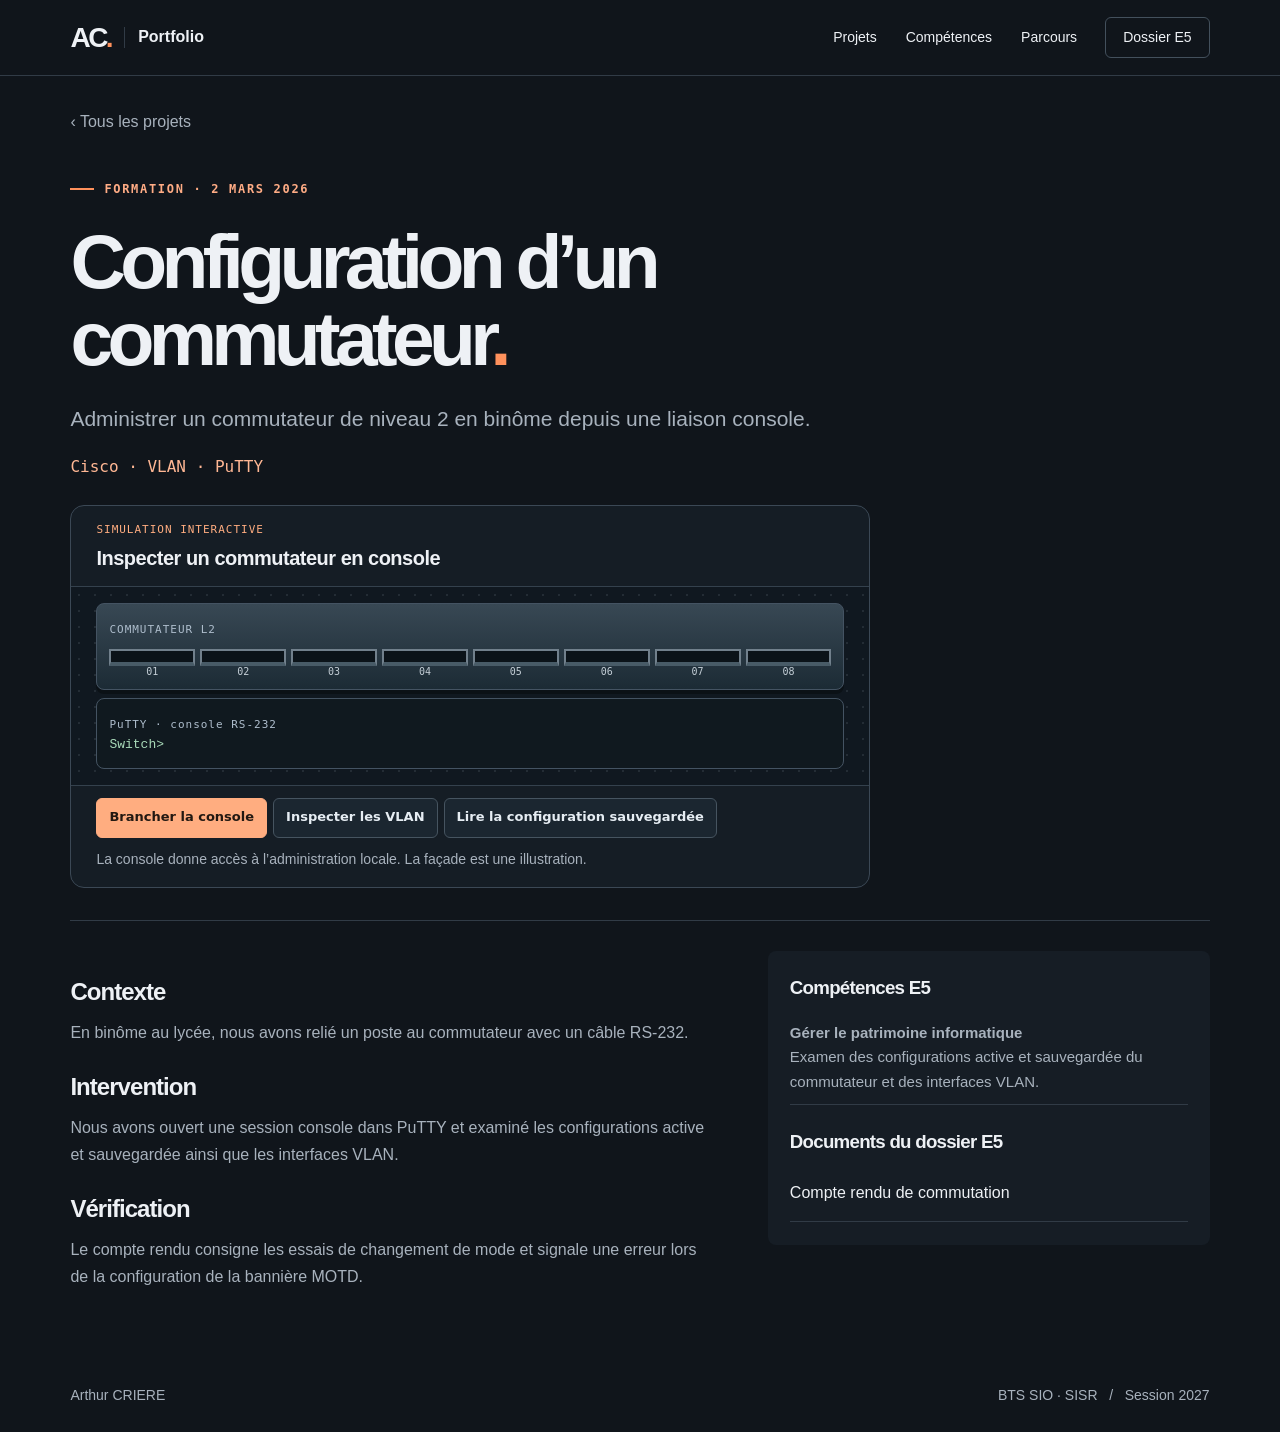
<file: commutation.html>
<!doctype html><html lang="fr"><head><meta charset="utf-8"><meta name="viewport" content="width=device-width,initial-scale=1"><title>Configuration d’un commutateur — Arthur CRIERE</title><meta name="description" content="Administrer un commutateur de niveau 2 en binôme depuis une liaison console."><meta name="theme-color" content="#10151b"><link rel="icon" href="icon.svg"><link rel="stylesheet" href="style.css"><link rel="stylesheet" href="schema-projets.css"></head><body><a class="skip" href="#main">Aller au contenu</a><header><div class="bar"><a class="brand" href="index.html" aria-label="Arthur CRIERE, accueil"><b>AC<span>.</span></b><i></i>Portfolio</a><nav aria-label="Navigation principale"><a href="index.html#projets">Projets</a><a href="index.html#competences">Compétences</a><a href="index.html#parcours">Parcours</a></nav><a class="dossier" href="index.html#dossier">Dossier E5</a></div></header><main class="detail" id="main"><a class="backlink" href="index.html#projets">‹ Tous les projets</a><div class="eyebrow"><i></i>FORMATION · 2 MARS 2026</div><h1>Configuration d’un commutateur<span>.</span></h1><p class="lead">Administrer un commutateur de niveau 2 en binôme depuis une liaison console.</p><div class="tags">Cisco · VLAN · PuTTY</div><figure class="lab lab-commutation" data-mode="0"><figcaption><small>SIMULATION INTERACTIVE</small><strong>Inspecter un commutateur en console</strong></figcaption><div class="lab-screen"><div class="switch"><small>COMMUTATEUR L2</small><div class="ports8"><span class="jack j1"><i></i>01</span><span class="jack j2"><i></i>02</span><span class="jack j3"><i></i>03</span><span class="jack j4"><i></i>04</span><span class="jack j5"><i></i>05</span><span class="jack j6"><i></i>06</span><span class="jack j7"><i></i>07</span><span class="jack j8"><i></i>08</span></div></div><div class="cli"><small>PuTTY · console RS-232</small><code><span class="when m0">Switch&gt;</span><span class="when m1">Switch# show vlan</span><span class="when m2">Switch# show startup-config</span></code></div></div><div class="lab-controls" role="group" aria-label="Inspecter un commutateur en console"><button type="button" data-mode="0" aria-pressed="true">Brancher la console</button><button type="button" data-mode="1" aria-pressed="false">Inspecter les VLAN</button><button type="button" data-mode="2" aria-pressed="false">Lire la configuration sauvegardée</button></div><p class="lab-readout" role="status">La console donne accès à l’administration locale. La façade est une illustration.</p><script type="application/json" class="lab-states">["La console donne accès à l’administration locale. La façade est une illustration.", "La commande affiche les VLAN configurés et les ports associés.", "La configuration de démarrage est celle que le commutateur charge au prochain redémarrage."]</script></figure><div class="detailgrid"><div><h2>Contexte</h2><p>En binôme au lycée, nous avons relié un poste au commutateur avec un câble RS-232.</p><h2>Intervention</h2><p>Nous avons ouvert une session console dans PuTTY et examiné les configurations active et sauvegardée ainsi que les interfaces VLAN.</p><h2>Vérification</h2><p>Le compte rendu consigne les essais de changement de mode et signale une erreur lors de la configuration de la bannière MOTD.</p></div><aside><h3>Compétences E5</h3><p class="skill"><strong>Gérer le patrimoine informatique</strong><br>Examen des configurations active et sauvegardée du commutateur et des interfaces VLAN.</p><h3>Documents du dossier E5</h3><div class="doc">Compte rendu de commutation</div></aside></div></main><footer>Arthur CRIERE <span>BTS SIO · SISR &nbsp; / &nbsp; Session 2027</span></footer><script src="transition.js"></script><script src="schema-projets.js"></script></body></html>
</file>
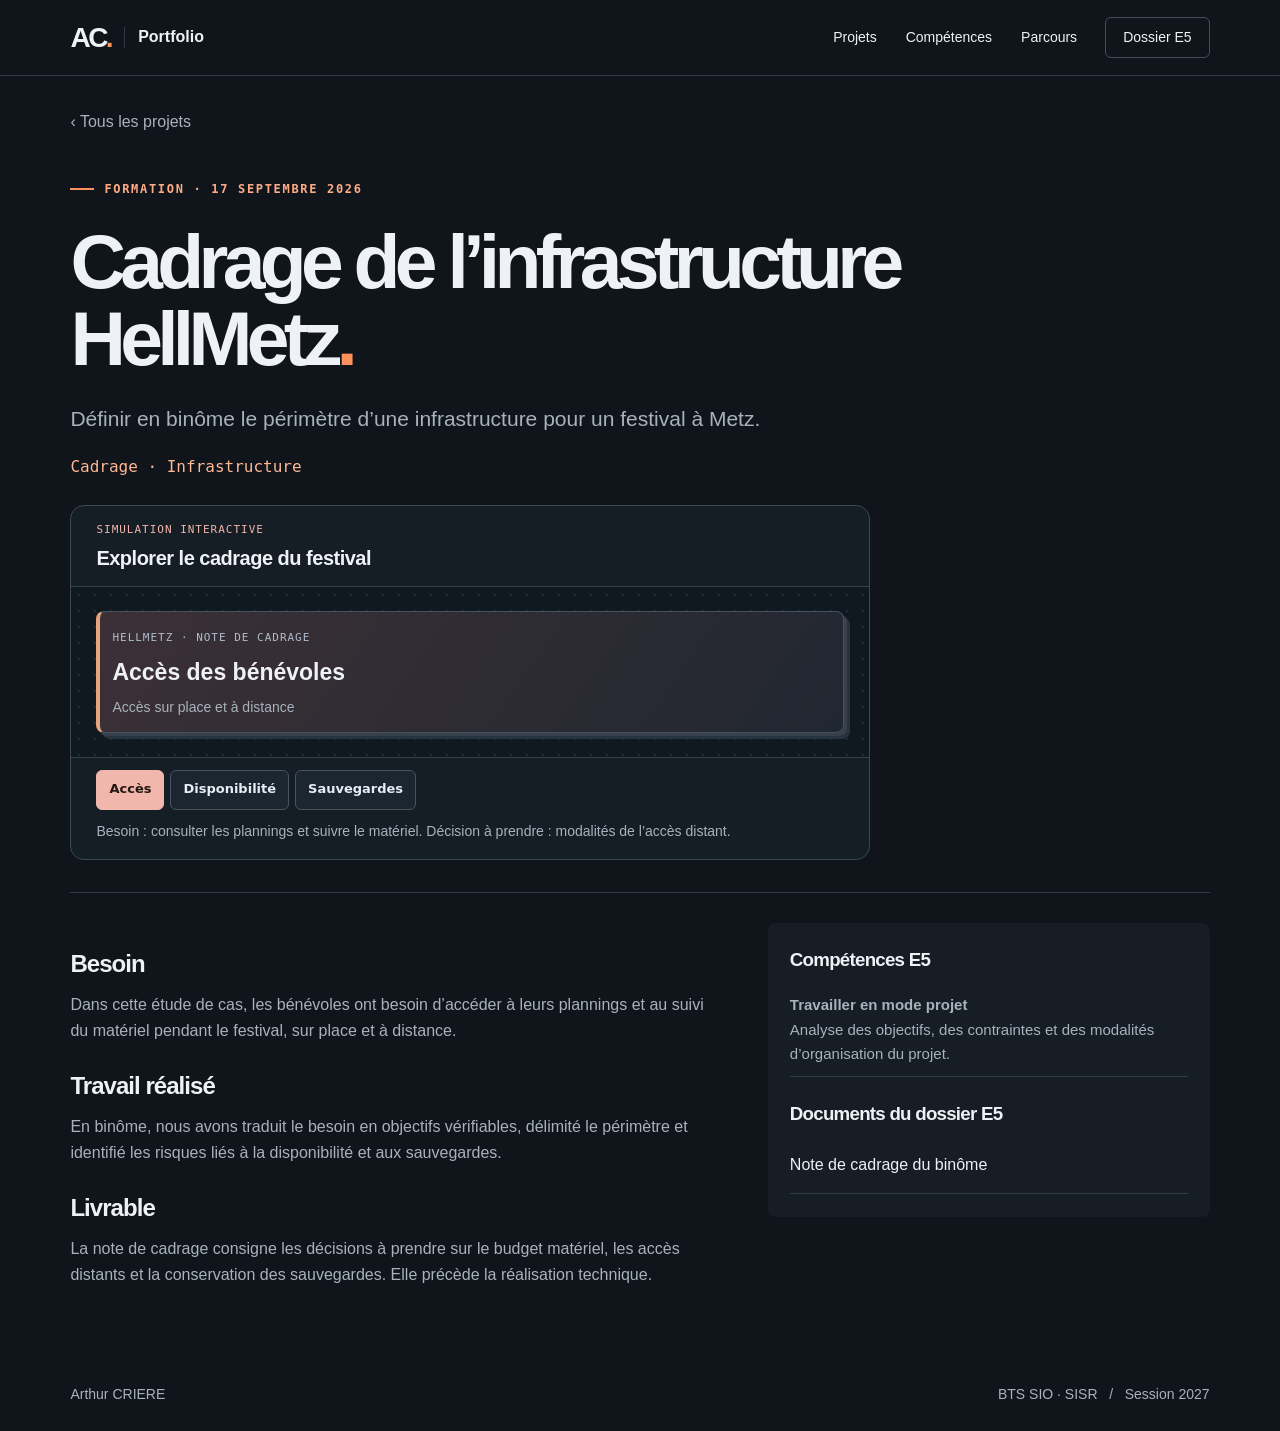
<file: hellmetz.html>
<!doctype html><html lang="fr"><head><meta charset="utf-8"><meta name="viewport" content="width=device-width,initial-scale=1"><title>Cadrage de l’infrastructure HellMetz — Arthur CRIERE</title><meta name="description" content="Définir en binôme le périmètre d’une infrastructure pour un festival à Metz."><meta name="theme-color" content="#10151b"><link rel="icon" href="icon.svg"><link rel="stylesheet" href="style.css"><link rel="stylesheet" href="schema-projets.css"></head><body><a class="skip" href="#main">Aller au contenu</a><header><div class="bar"><a class="brand" href="index.html" aria-label="Arthur CRIERE, accueil"><b>AC<span>.</span></b><i></i>Portfolio</a><nav aria-label="Navigation principale"><a href="index.html#projets">Projets</a><a href="index.html#competences">Compétences</a><a href="index.html#parcours">Parcours</a></nav><a class="dossier" href="index.html#dossier">Dossier E5</a></div></header><main class="detail" id="main"><a class="backlink" href="index.html#projets">‹ Tous les projets</a><div class="eyebrow"><i></i>FORMATION · 17 SEPTEMBRE 2026</div><h1>Cadrage de l’infrastructure HellMetz<span>.</span></h1><p class="lead">Définir en binôme le périmètre d’une infrastructure pour un festival à Metz.</p><div class="tags">Cadrage · Infrastructure</div><figure class="lab lab-hellmetz" data-mode="0"><figcaption><small>SIMULATION INTERACTIVE</small><strong>Explorer le cadrage du festival</strong></figcaption><div class="lab-screen"><div class="brief"><small>HELLMETZ · NOTE DE CADRAGE</small><h3><span class="when m0">Accès des bénévoles</span><span class="when m1">Continuité du service</span><span class="when m2">Protection des données</span></h3><p><span class="when m0">Accès sur place et à distance</span><span class="when m1">Disponibilité pendant le festival</span><span class="when m2">Sauvegarde et conservation</span></p></div></div><div class="lab-controls" role="group" aria-label="Explorer le cadrage du festival"><button type="button" data-mode="0" aria-pressed="true">Accès</button><button type="button" data-mode="1" aria-pressed="false">Disponibilité</button><button type="button" data-mode="2" aria-pressed="false">Sauvegardes</button></div><p class="lab-readout" role="status">Besoin : consulter les plannings et suivre le matériel. Décision à prendre : modalités de l’accès distant.</p><script type="application/json" class="lab-states">["Besoin : consulter les plannings et suivre le matériel. Décision à prendre : modalités de l’accès distant.", "Risque : une panne pendant le festival. Décision à prendre : niveau de disponibilité compatible avec le budget.", "Risque : perdre les données du festival. Décisions à prendre : lieu de stockage et durée de conservation."]</script></figure><div class="detailgrid"><div><h2>Besoin</h2><p>Dans cette étude de cas, les bénévoles ont besoin d’accéder à leurs plannings et au suivi du matériel pendant le festival, sur place et à distance.</p><h2>Travail réalisé</h2><p>En binôme, nous avons traduit le besoin en objectifs vérifiables, délimité le périmètre et identifié les risques liés à la disponibilité et aux sauvegardes.</p><h2>Livrable</h2><p>La note de cadrage consigne les décisions à prendre sur le budget matériel, les accès distants et la conservation des sauvegardes. Elle précède la réalisation technique.</p></div><aside><h3>Compétences E5</h3><p class="skill"><strong>Travailler en mode projet</strong><br>Analyse des objectifs, des contraintes et des modalités d’organisation du projet.</p><h3>Documents du dossier E5</h3><div class="doc">Note de cadrage du binôme</div></aside></div></main><footer>Arthur CRIERE <span>BTS SIO · SISR &nbsp; / &nbsp; Session 2027</span></footer><script src="transition.js"></script><script src="schema-projets.js"></script></body></html>
</file>
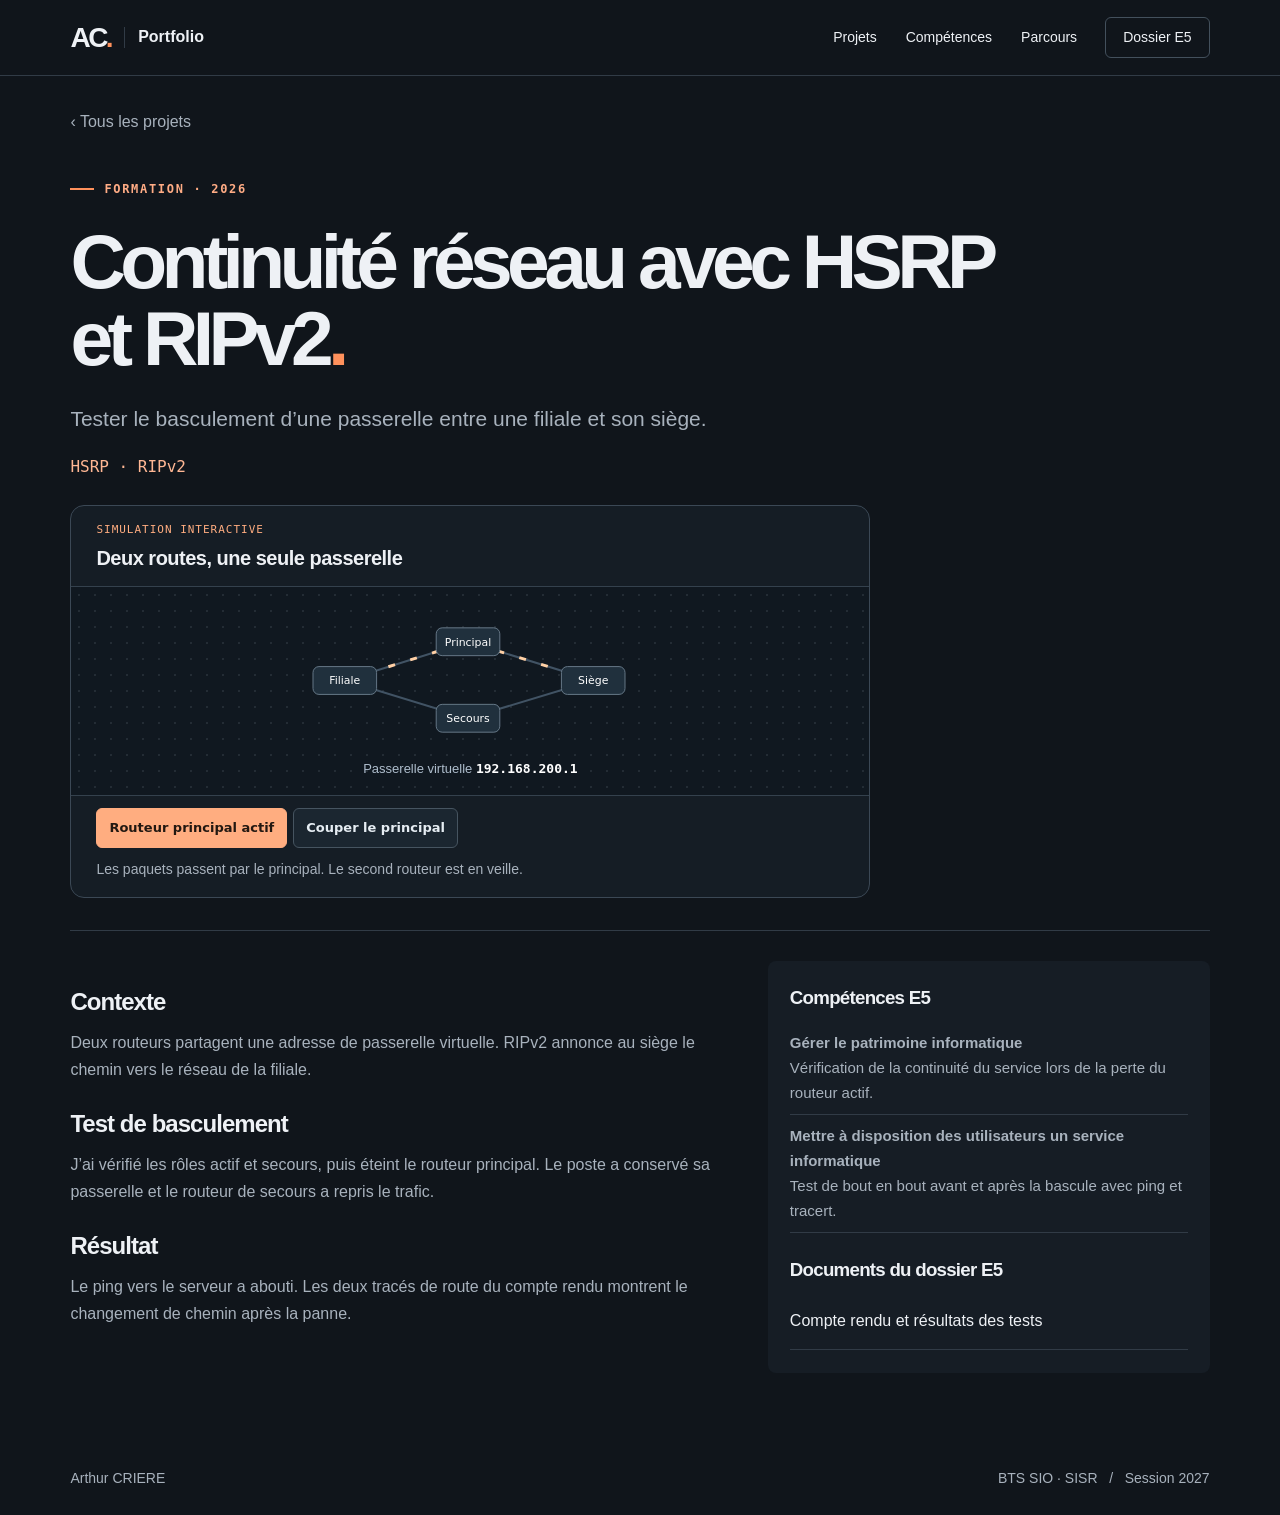
<file: hsrp.html>
<!doctype html><html lang="fr"><head><meta charset="utf-8"><meta name="viewport" content="width=device-width,initial-scale=1"><title>Continuité réseau avec HSRP et RIPv2 — Arthur CRIERE</title><meta name="description" content="Tester le basculement d’une passerelle entre une filiale et son siège."><meta name="theme-color" content="#10151b"><link rel="icon" href="icon.svg"><link rel="stylesheet" href="style.css"><link rel="stylesheet" href="schema-projets.css"></head><body><a class="skip" href="#main">Aller au contenu</a><header><div class="bar"><a class="brand" href="index.html" aria-label="Arthur CRIERE, accueil"><b>AC<span>.</span></b><i></i>Portfolio</a><nav aria-label="Navigation principale"><a href="index.html#projets">Projets</a><a href="index.html#competences">Compétences</a><a href="index.html#parcours">Parcours</a></nav><a class="dossier" href="index.html#dossier">Dossier E5</a></div></header><main class="detail" id="main"><a class="backlink" href="index.html#projets">‹ Tous les projets</a><div class="eyebrow"><i></i>FORMATION · 2026</div><h1>Continuité réseau avec HSRP et RIPv2<span>.</span></h1><p class="lead">Tester le basculement d’une passerelle entre une filiale et son siège.</p><div class="tags">HSRP · RIPv2</div><figure class="lab lab-hsrp" data-mode="0"><figcaption><small>SIMULATION INTERACTIVE</small><strong>Deux routes, une seule passerelle</strong></figcaption><div class="lab-screen"><svg class="wan" viewBox="0 0 348 157" aria-label="Deux circuits entre la filiale et le siège" role="img"><path class="circuit c0" d="M48 78 L172 39 L298 78"/><path class="dash c0" d="M48 78 L172 39 L298 78"/><path class="circuit c1" d="M48 78 L172 116 L298 78"/><path class="dash c1" d="M48 78 L172 116 L298 78"/><g transform="translate(48 78)" class="router r0"><rect x="-32" y="-14" width="64" height="28" rx="6"/><text text-anchor="middle" y="4">Filiale</text></g><g transform="translate(172 39)" class="router r1"><rect x="-32" y="-14" width="64" height="28" rx="6"/><text text-anchor="middle" y="4">Principal</text></g><g transform="translate(172 116)" class="router r2"><rect x="-32" y="-14" width="64" height="28" rx="6"/><text text-anchor="middle" y="4">Secours</text></g><g transform="translate(298 78)" class="router r3"><rect x="-32" y="-14" width="64" height="28" rx="6"/><text text-anchor="middle" y="4">Siège</text></g></svg><div class="vip">Passerelle virtuelle <b>192.168.200.1</b></div></div><div class="lab-controls" role="group" aria-label="Deux routes, une seule passerelle"><button type="button" data-mode="0" aria-pressed="true">Routeur principal actif</button><button type="button" data-mode="1" aria-pressed="false">Couper le principal</button></div><p class="lab-readout" role="status">Les paquets passent par le principal. Le second routeur est en veille.</p><script type="application/json" class="lab-states">["Les paquets passent par le principal. Le second routeur est en veille.", "Le secours reprend la passerelle virtuelle. RIPv2 permet au siège d’adapter sa route de retour."]</script></figure><div class="detailgrid"><div><h2>Contexte</h2><p>Deux routeurs partagent une adresse de passerelle virtuelle. RIPv2 annonce au siège le chemin vers le réseau de la filiale.</p><h2>Test de basculement</h2><p>J’ai vérifié les rôles actif et secours, puis éteint le routeur principal. Le poste a conservé sa passerelle et le routeur de secours a repris le trafic.</p><h2>Résultat</h2><p>Le ping vers le serveur a abouti. Les deux tracés de route du compte rendu montrent le changement de chemin après la panne.</p></div><aside><h3>Compétences E5</h3><p class="skill"><strong>Gérer le patrimoine informatique</strong><br>Vérification de la continuité du service lors de la perte du routeur actif.</p><p class="skill"><strong>Mettre à disposition des utilisateurs un service informatique</strong><br>Test de bout en bout avant et après la bascule avec ping et tracert.</p><h3>Documents du dossier E5</h3><div class="doc">Compte rendu et résultats des tests</div></aside></div></main><footer>Arthur CRIERE <span>BTS SIO · SISR &nbsp; / &nbsp; Session 2027</span></footer><script src="transition.js"></script><script src="schema-projets.js"></script></body></html>
</file>
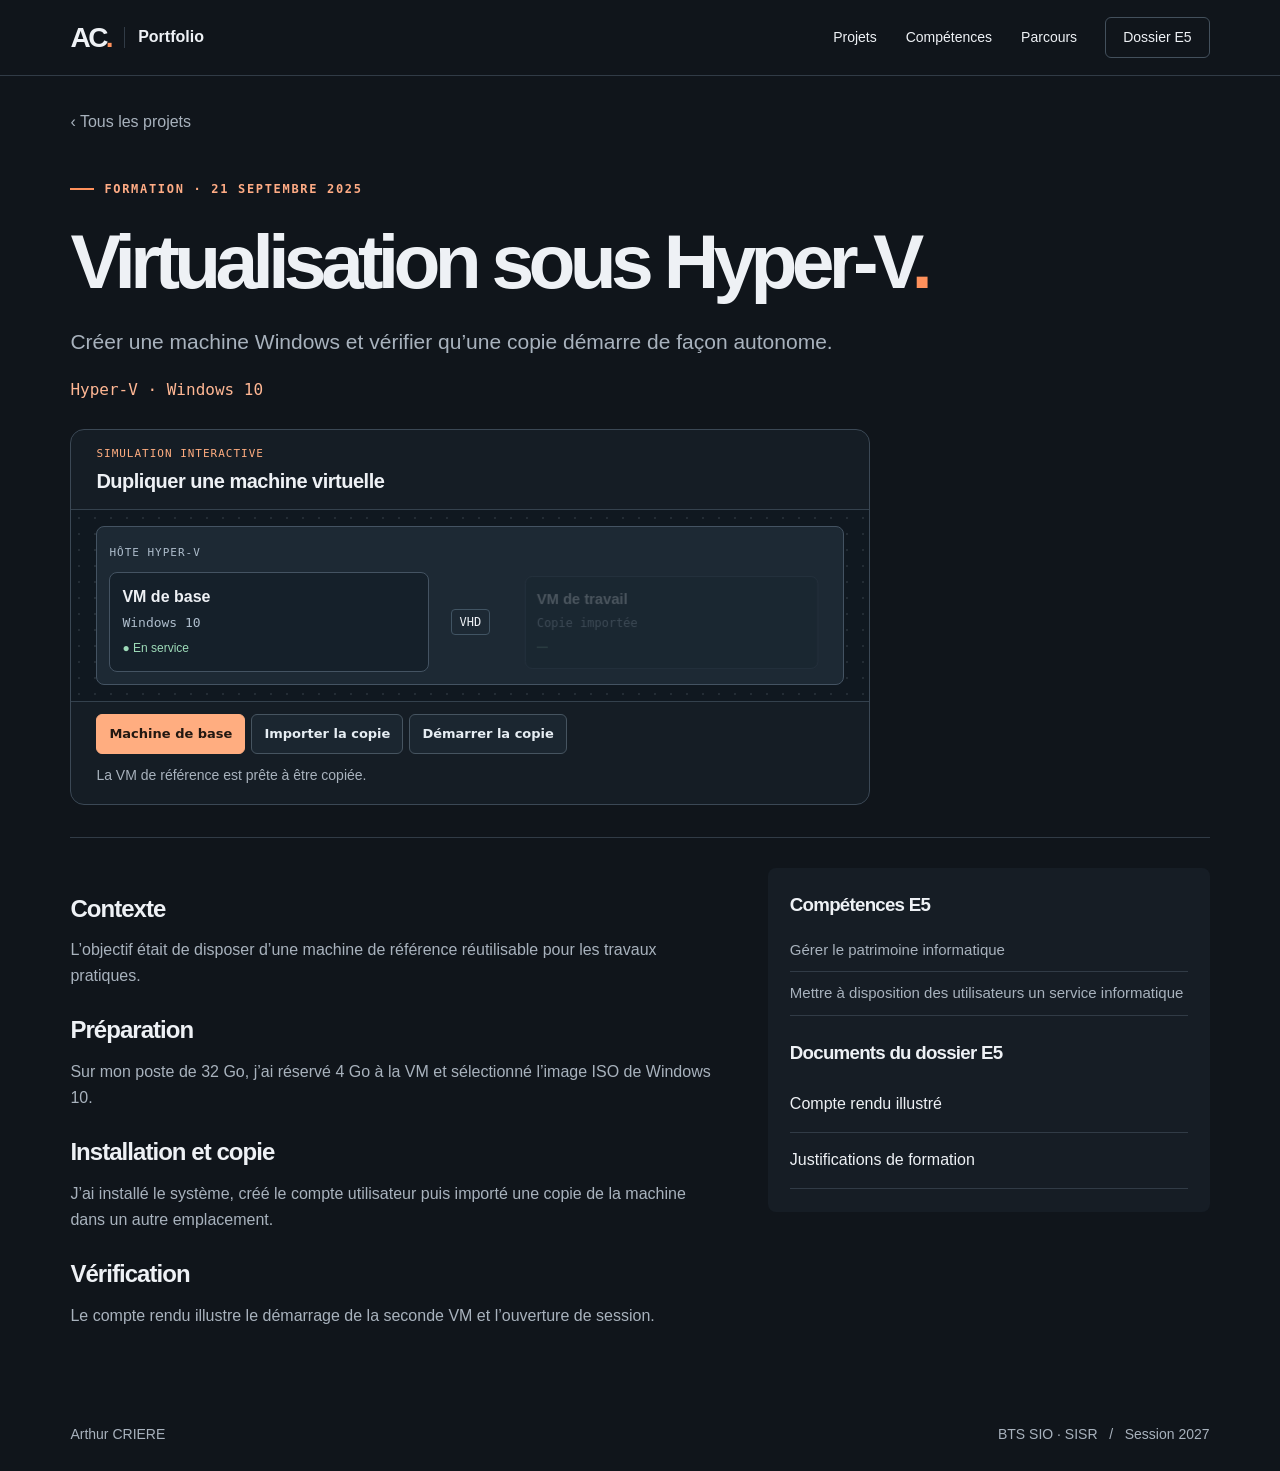
<file: hyper-v.html>
<!doctype html><html lang="fr"><head><meta charset="utf-8"><meta name="viewport" content="width=device-width,initial-scale=1"><title>Virtualisation sous Hyper-V — Arthur CRIERE</title><meta name="description" content="Créer une machine Windows et vérifier qu’une copie démarre de façon autonome."><meta name="theme-color" content="#10151b"><link rel="icon" href="icon.svg"><link rel="stylesheet" href="style.css"><link rel="stylesheet" href="schema-projets.css"></head><body><a class="skip" href="#main">Aller au contenu</a><header><div class="bar"><a class="brand" href="index.html" aria-label="Arthur CRIERE, accueil"><b>AC<span>.</span></b><i></i>Portfolio</a><nav aria-label="Navigation principale"><a href="index.html#projets">Projets</a><a href="index.html#competences">Compétences</a><a href="index.html#parcours">Parcours</a></nav><a class="dossier" href="index.html#dossier">Dossier E5</a></div></header><main class="detail" id="main"><a class="backlink" href="index.html#projets">‹ Tous les projets</a><div class="eyebrow"><i></i>FORMATION · 21 SEPTEMBRE 2025</div><h1>Virtualisation sous Hyper-V<span>.</span></h1><p class="lead">Créer une machine Windows et vérifier qu’une copie démarre de façon autonome.</p><div class="tags">Hyper-V · Windows 10</div><figure class="lab lab-hyper-v" data-mode="0"><figcaption><small>SIMULATION INTERACTIVE</small><strong>Dupliquer une machine virtuelle</strong></figcaption><div class="lab-screen"><div class="host"><small>HÔTE HYPER-V</small><div class="vmset"><div class="vm"><b>VM de base</b><em>Windows 10</em><span>● En service</span></div><div class="disk">VHD</div><div class="vm clone"><b>VM de travail</b><em>Copie importée</em><span><span class="when m0">—</span><span class="when m1">○ Arrêtée</span><span class="when m2">● En service</span></span></div></div></div></div><div class="lab-controls" role="group" aria-label="Dupliquer une machine virtuelle"><button type="button" data-mode="0" aria-pressed="true">Machine de base</button><button type="button" data-mode="1" aria-pressed="false">Importer la copie</button><button type="button" data-mode="2" aria-pressed="false">Démarrer la copie</button></div><p class="lab-readout" role="status">La VM de référence est prête à être copiée.</p><script type="application/json" class="lab-states">["La VM de référence est prête à être copiée.", "Une deuxième machine apparaît dans l’hôte après importation.", "La copie démarre indépendamment de la machine de référence."]</script></figure><div class="detailgrid"><div><h2>Contexte</h2><p>L’objectif était de disposer d’une machine de référence réutilisable pour les travaux pratiques.</p><h2>Préparation</h2><p>Sur mon poste de 32 Go, j’ai réservé 4 Go à la VM et sélectionné l’image ISO de Windows 10.</p><h2>Installation et copie</h2><p>J’ai installé le système, créé le compte utilisateur puis importé une copie de la machine dans un autre emplacement.</p><h2>Vérification</h2><p>Le compte rendu illustre le démarrage de la seconde VM et l’ouverture de session.</p></div><aside><h3>Compétences E5</h3><p class="skill">Gérer le patrimoine informatique</p><p class="skill">Mettre à disposition des utilisateurs un service informatique</p><h3>Documents du dossier E5</h3><div class="doc">Compte rendu illustré</div><div class="doc">Justifications de formation</div></aside></div></main><footer>Arthur CRIERE <span>BTS SIO · SISR &nbsp; / &nbsp; Session 2027</span></footer><script src="transition.js"></script><script src="schema-projets.js"></script></body></html>
</file>
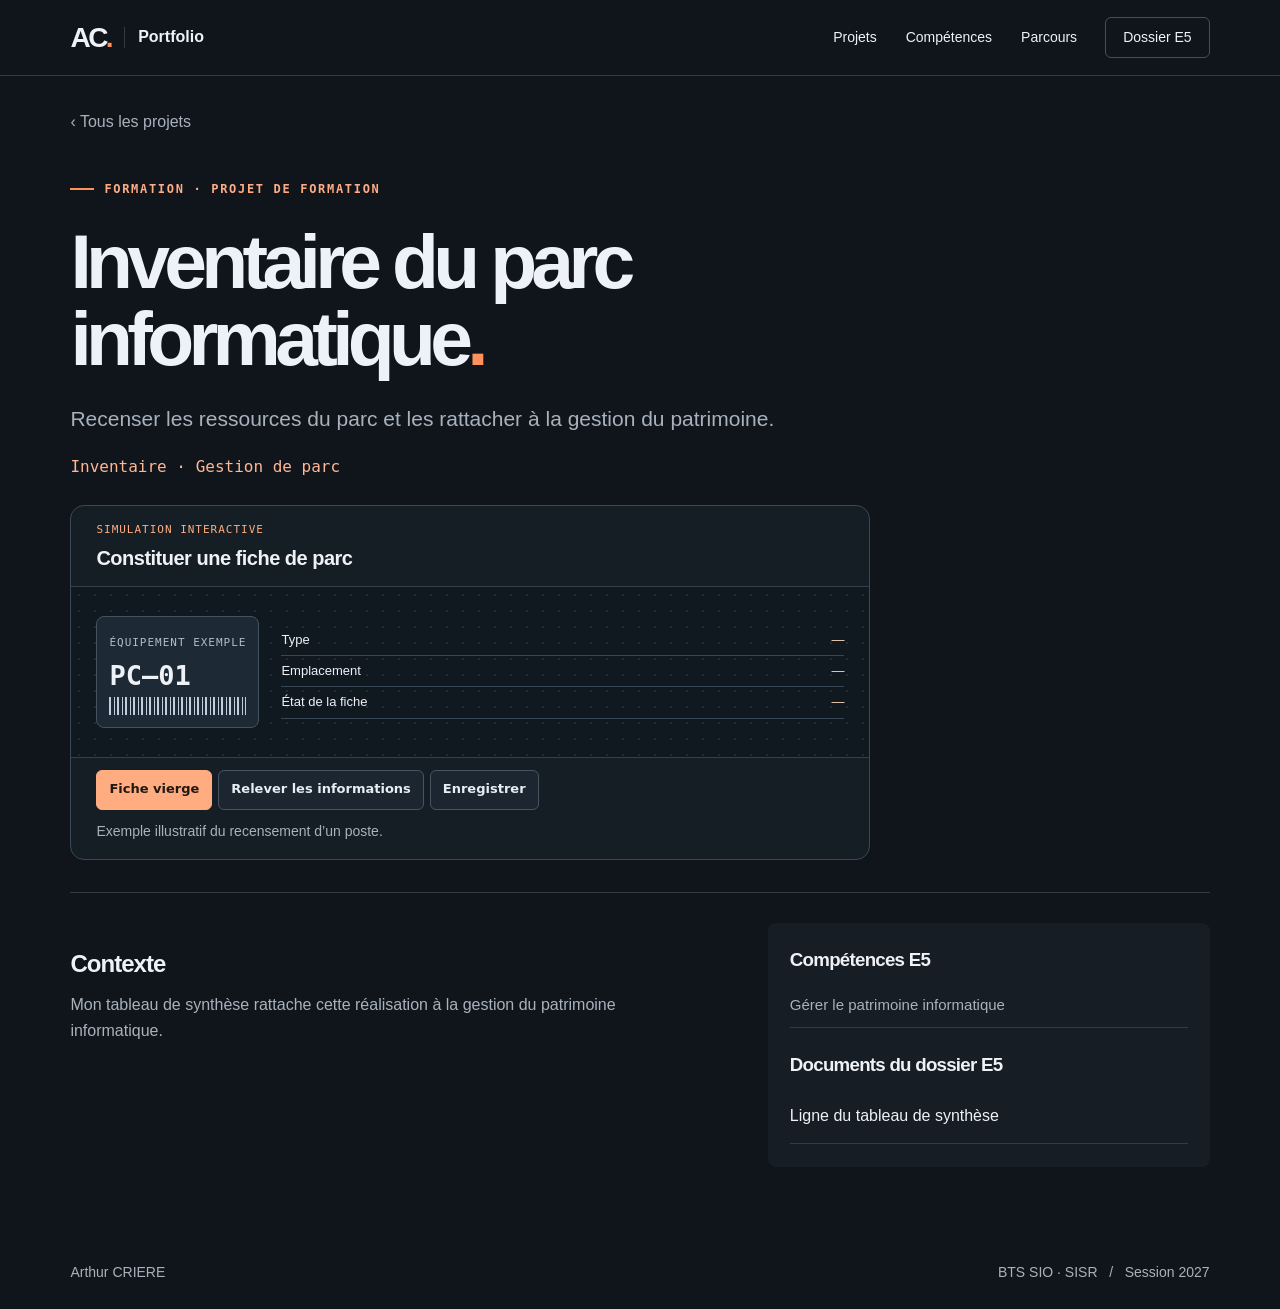
<file: inventaire.html>
<!doctype html><html lang="fr"><head><meta charset="utf-8"><meta name="viewport" content="width=device-width,initial-scale=1"><title>Inventaire du parc informatique — Arthur CRIERE</title><meta name="description" content="Recenser les ressources du parc et les rattacher à la gestion du patrimoine."><meta name="theme-color" content="#10151b"><link rel="icon" href="icon.svg"><link rel="stylesheet" href="style.css"><link rel="stylesheet" href="schema-projets.css"></head><body><a class="skip" href="#main">Aller au contenu</a><header><div class="bar"><a class="brand" href="index.html" aria-label="Arthur CRIERE, accueil"><b>AC<span>.</span></b><i></i>Portfolio</a><nav aria-label="Navigation principale"><a href="index.html#projets">Projets</a><a href="index.html#competences">Compétences</a><a href="index.html#parcours">Parcours</a></nav><a class="dossier" href="index.html#dossier">Dossier E5</a></div></header><main class="detail" id="main"><a class="backlink" href="index.html#projets">‹ Tous les projets</a><div class="eyebrow"><i></i>FORMATION · PROJET DE FORMATION</div><h1>Inventaire du parc informatique<span>.</span></h1><p class="lead">Recenser les ressources du parc et les rattacher à la gestion du patrimoine.</p><div class="tags">Inventaire · Gestion de parc</div><figure class="lab lab-inventaire" data-mode="0"><figcaption><small>SIMULATION INTERACTIVE</small><strong>Constituer une fiche de parc</strong></figcaption><div class="lab-screen"><div class="asset"><div class="assetlabel"><small>ÉQUIPEMENT EXEMPLE</small><b>PC–01</b><i></i></div><dl><div><dt>Type</dt><dd><span class="when m0">—</span><span class="when m1">Poste de travail</span><span class="when m2">Poste de travail</span></dd></div><div><dt>Emplacement</dt><dd><span class="when m0">—</span><span class="when m1">Salle informatique</span><span class="when m2">Salle informatique</span></dd></div><div><dt>État de la fiche</dt><dd><span class="when m0">—</span><span class="when m1">Brouillon</span><span class="when m2">Enregistrée</span></dd></div></dl></div></div><div class="lab-controls" role="group" aria-label="Constituer une fiche de parc"><button type="button" data-mode="0" aria-pressed="true">Fiche vierge</button><button type="button" data-mode="1" aria-pressed="false">Relever les informations</button><button type="button" data-mode="2" aria-pressed="false">Enregistrer</button></div><p class="lab-readout" role="status">Exemple illustratif du recensement d’un poste.</p><script type="application/json" class="lab-states">["Exemple illustratif du recensement d’un poste.", "Le relevé associe une identité, un type et un emplacement à cet équipement.", "La fiche complète peut servir au suivi du poste dans le parc."]</script></figure><div class="detailgrid"><div><h2>Contexte</h2><p>Mon tableau de synthèse rattache cette réalisation à la gestion du patrimoine informatique.</p></div><aside><h3>Compétences E5</h3><p class="skill">Gérer le patrimoine informatique</p><h3>Documents du dossier E5</h3><div class="doc">Ligne du tableau de synthèse</div></aside></div></main><footer>Arthur CRIERE <span>BTS SIO · SISR &nbsp; / &nbsp; Session 2027</span></footer><script src="transition.js"></script><script src="schema-projets.js"></script></body></html>
</file>
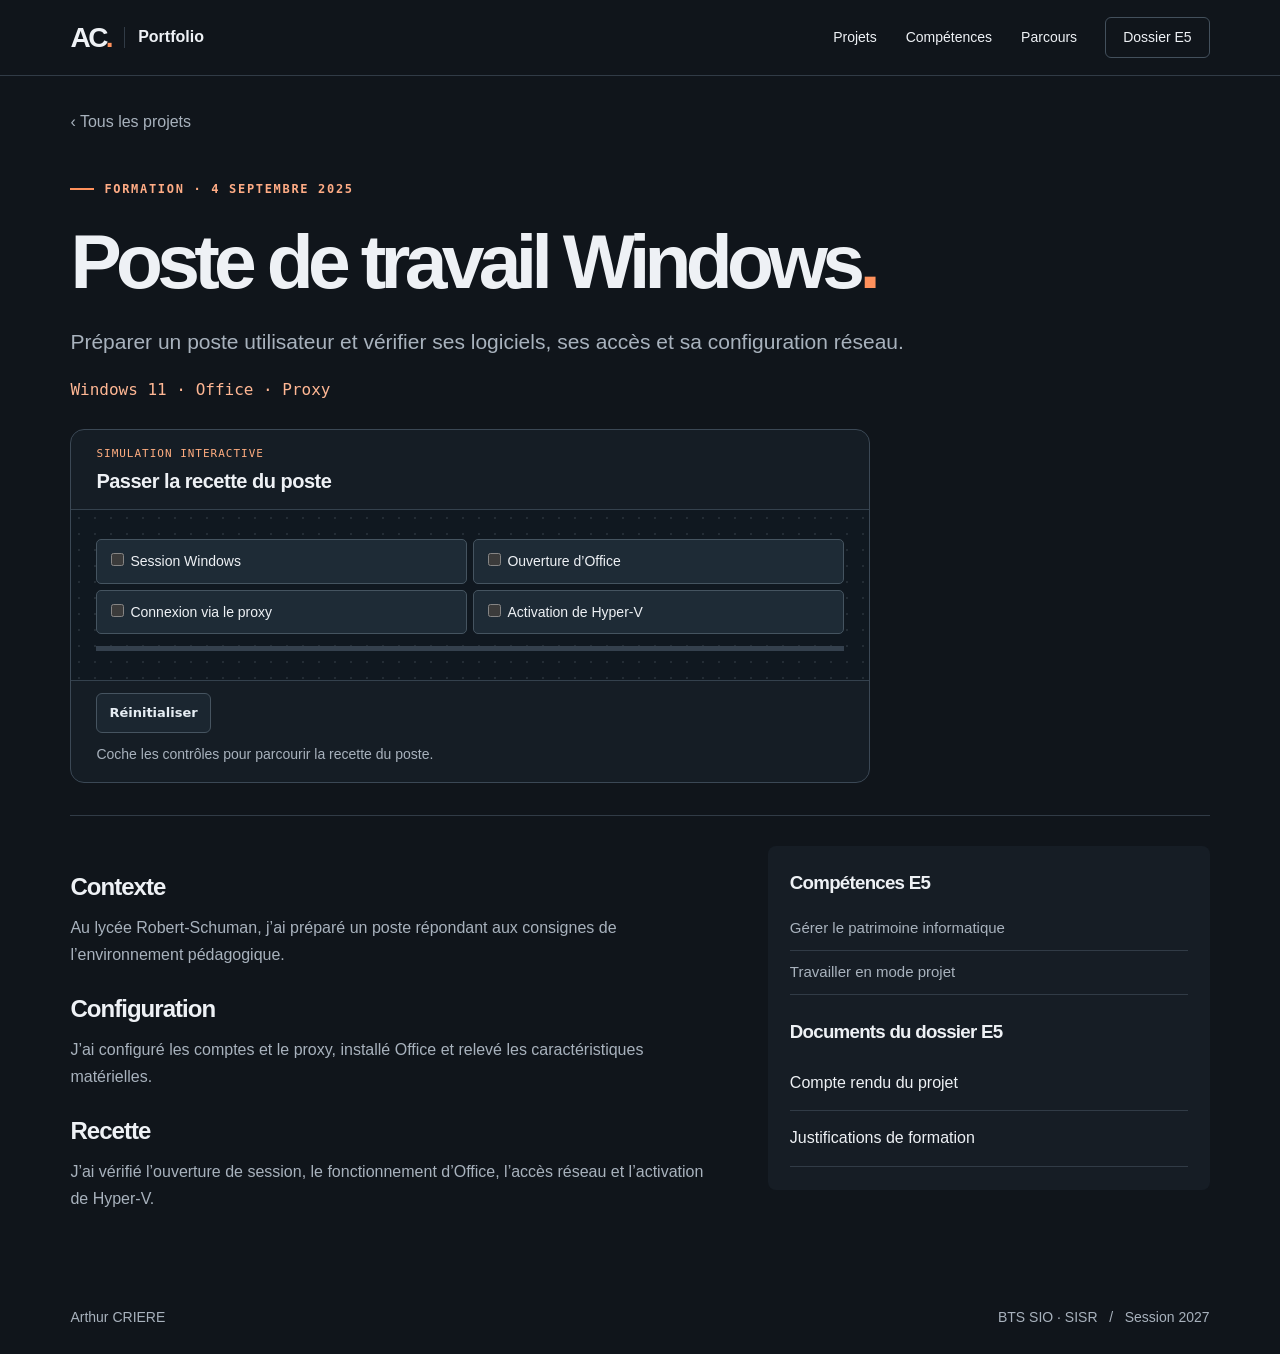
<file: poste-windows.html>
<!doctype html><html lang="fr"><head><meta charset="utf-8"><meta name="viewport" content="width=device-width,initial-scale=1"><title>Poste de travail Windows — Arthur CRIERE</title><meta name="description" content="Préparer un poste utilisateur et vérifier ses logiciels, ses accès et sa configuration réseau."><meta name="theme-color" content="#10151b"><link rel="icon" href="icon.svg"><link rel="stylesheet" href="style.css"><link rel="stylesheet" href="schema-projets.css"></head><body><a class="skip" href="#main">Aller au contenu</a><header><div class="bar"><a class="brand" href="index.html" aria-label="Arthur CRIERE, accueil"><b>AC<span>.</span></b><i></i>Portfolio</a><nav aria-label="Navigation principale"><a href="index.html#projets">Projets</a><a href="index.html#competences">Compétences</a><a href="index.html#parcours">Parcours</a></nav><a class="dossier" href="index.html#dossier">Dossier E5</a></div></header><main class="detail" id="main"><a class="backlink" href="index.html#projets">‹ Tous les projets</a><div class="eyebrow"><i></i>FORMATION · 4 SEPTEMBRE 2025</div><h1>Poste de travail Windows<span>.</span></h1><p class="lead">Préparer un poste utilisateur et vérifier ses logiciels, ses accès et sa configuration réseau.</p><div class="tags">Windows 11 · Office · Proxy</div><figure class="lab lab-poste-windows" data-mode="0"><figcaption><small>SIMULATION INTERACTIVE</small><strong>Passer la recette du poste</strong></figcaption><div class="lab-screen"><div class="recipe"><label><input type="checkbox" data-check><span>Session Windows</span></label><label><input type="checkbox" data-check><span>Ouverture d’Office</span></label><label><input type="checkbox" data-check><span>Connexion via le proxy</span></label><label><input type="checkbox" data-check><span>Activation de Hyper-V</span></label></div><div class="meter"><i></i></div></div><div class="lab-controls" role="group" aria-label="Passer la recette du poste"><button type="button" data-mode="0" aria-pressed="true">Réinitialiser</button></div><p class="lab-readout" role="status">Coche les contrôles pour parcourir la recette du poste.</p><script type="application/json" class="lab-states">["Coche les contrôles pour parcourir la recette du poste."]</script></figure><div class="detailgrid"><div><h2>Contexte</h2><p>Au lycée Robert-Schuman, j’ai préparé un poste répondant aux consignes de l’environnement pédagogique.</p><h2>Configuration</h2><p>J’ai configuré les comptes et le proxy, installé Office et relevé les caractéristiques matérielles.</p><h2>Recette</h2><p>J’ai vérifié l’ouverture de session, le fonctionnement d’Office, l’accès réseau et l’activation de Hyper-V.</p></div><aside><h3>Compétences E5</h3><p class="skill">Gérer le patrimoine informatique</p><p class="skill">Travailler en mode projet</p><h3>Documents du dossier E5</h3><div class="doc">Compte rendu du projet</div><div class="doc">Justifications de formation</div></aside></div></main><footer>Arthur CRIERE <span>BTS SIO · SISR &nbsp; / &nbsp; Session 2027</span></footer><script src="transition.js"></script><script src="schema-projets.js"></script></body></html>
</file>
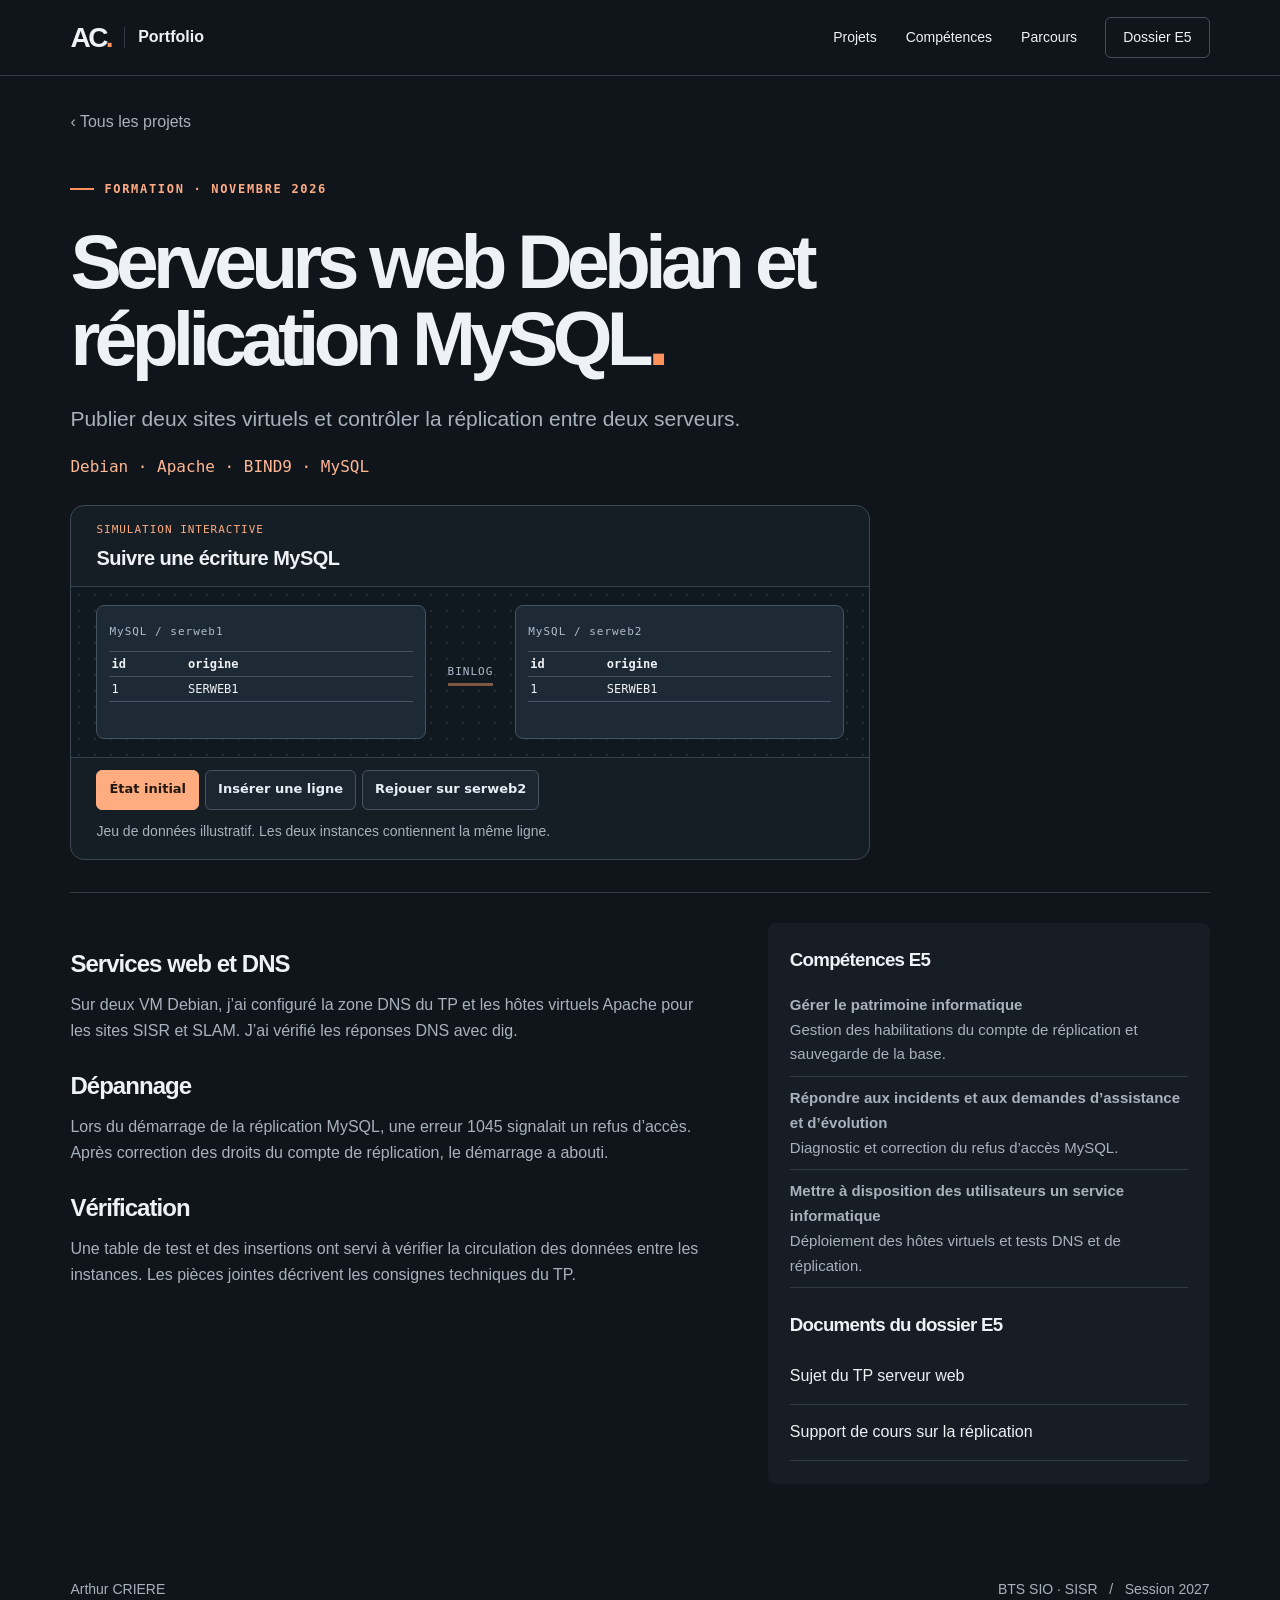
<file: web-debian.html>
<!doctype html><html lang="fr"><head><meta charset="utf-8"><meta name="viewport" content="width=device-width,initial-scale=1"><title>Serveurs web Debian et réplication MySQL — Arthur CRIERE</title><meta name="description" content="Publier deux sites virtuels et contrôler la réplication entre deux serveurs."><meta name="theme-color" content="#10151b"><link rel="icon" href="icon.svg"><link rel="stylesheet" href="style.css"><link rel="stylesheet" href="schema-projets.css"></head><body><a class="skip" href="#main">Aller au contenu</a><header><div class="bar"><a class="brand" href="index.html" aria-label="Arthur CRIERE, accueil"><b>AC<span>.</span></b><i></i>Portfolio</a><nav aria-label="Navigation principale"><a href="index.html#projets">Projets</a><a href="index.html#competences">Compétences</a><a href="index.html#parcours">Parcours</a></nav><a class="dossier" href="index.html#dossier">Dossier E5</a></div></header><main class="detail" id="main"><a class="backlink" href="index.html#projets">‹ Tous les projets</a><div class="eyebrow"><i></i>FORMATION · NOVEMBRE 2026</div><h1>Serveurs web Debian et réplication MySQL<span>.</span></h1><p class="lead">Publier deux sites virtuels et contrôler la réplication entre deux serveurs.</p><div class="tags">Debian · Apache · BIND9 · MySQL</div><figure class="lab lab-web-debian" data-mode="0"><figcaption><small>SIMULATION INTERACTIVE</small><strong>Suivre une écriture MySQL</strong></figcaption><div class="lab-screen"><div class="replicas"><div class="db"><small>MySQL / serweb1</small><table><thead><tr><th>id</th><th>origine</th></tr></thead><tbody><tr><td>1</td><td>SERWEB1</td></tr><tr class="newrow"><td>2</td><td>SERWEB1</td></tr></tbody></table></div><div class="journal"><small>BINLOG</small><i></i></div><div class="db"><small>MySQL / serweb2</small><table><thead><tr><th>id</th><th>origine</th></tr></thead><tbody><tr><td>1</td><td>SERWEB1</td></tr><tr class="newrow"><td>2</td><td>SERWEB1</td></tr></tbody></table></div></div></div><div class="lab-controls" role="group" aria-label="Suivre une écriture MySQL"><button type="button" data-mode="0" aria-pressed="true">État initial</button><button type="button" data-mode="1" aria-pressed="false">Insérer une ligne</button><button type="button" data-mode="2" aria-pressed="false">Rejouer sur serweb2</button></div><p class="lab-readout" role="status">Jeu de données illustratif. Les deux instances contiennent la même ligne.</p><script type="application/json" class="lab-states">["Jeu de données illustratif. Les deux instances contiennent la même ligne.", "La nouvelle ligne apparaît sur serweb1. Le journal binaire enregistre la modification.", "La réplique applique la modification. Les deux tables affichent désormais la même ligne."]</script></figure><div class="detailgrid"><div><h2>Services web et DNS</h2><p>Sur deux VM Debian, j’ai configuré la zone DNS du TP et les hôtes virtuels Apache pour les sites SISR et SLAM. J’ai vérifié les réponses DNS avec dig.</p><h2>Dépannage</h2><p>Lors du démarrage de la réplication MySQL, une erreur 1045 signalait un refus d’accès. Après correction des droits du compte de réplication, le démarrage a abouti.</p><h2>Vérification</h2><p>Une table de test et des insertions ont servi à vérifier la circulation des données entre les instances. Les pièces jointes décrivent les consignes techniques du TP.</p></div><aside><h3>Compétences E5</h3><p class="skill"><strong>Gérer le patrimoine informatique</strong><br>Gestion des habilitations du compte de réplication et sauvegarde de la base.</p><p class="skill"><strong>Répondre aux incidents et aux demandes d’assistance et d’évolution</strong><br>Diagnostic et correction du refus d’accès MySQL.</p><p class="skill"><strong>Mettre à disposition des utilisateurs un service informatique</strong><br>Déploiement des hôtes virtuels et tests DNS et de réplication.</p><h3>Documents du dossier E5</h3><div class="doc">Sujet du TP serveur web</div><div class="doc">Support de cours sur la réplication</div></aside></div></main><footer>Arthur CRIERE <span>BTS SIO · SISR &nbsp; / &nbsp; Session 2027</span></footer><script src="transition.js"></script><script src="schema-projets.js"></script></body></html>
</file>
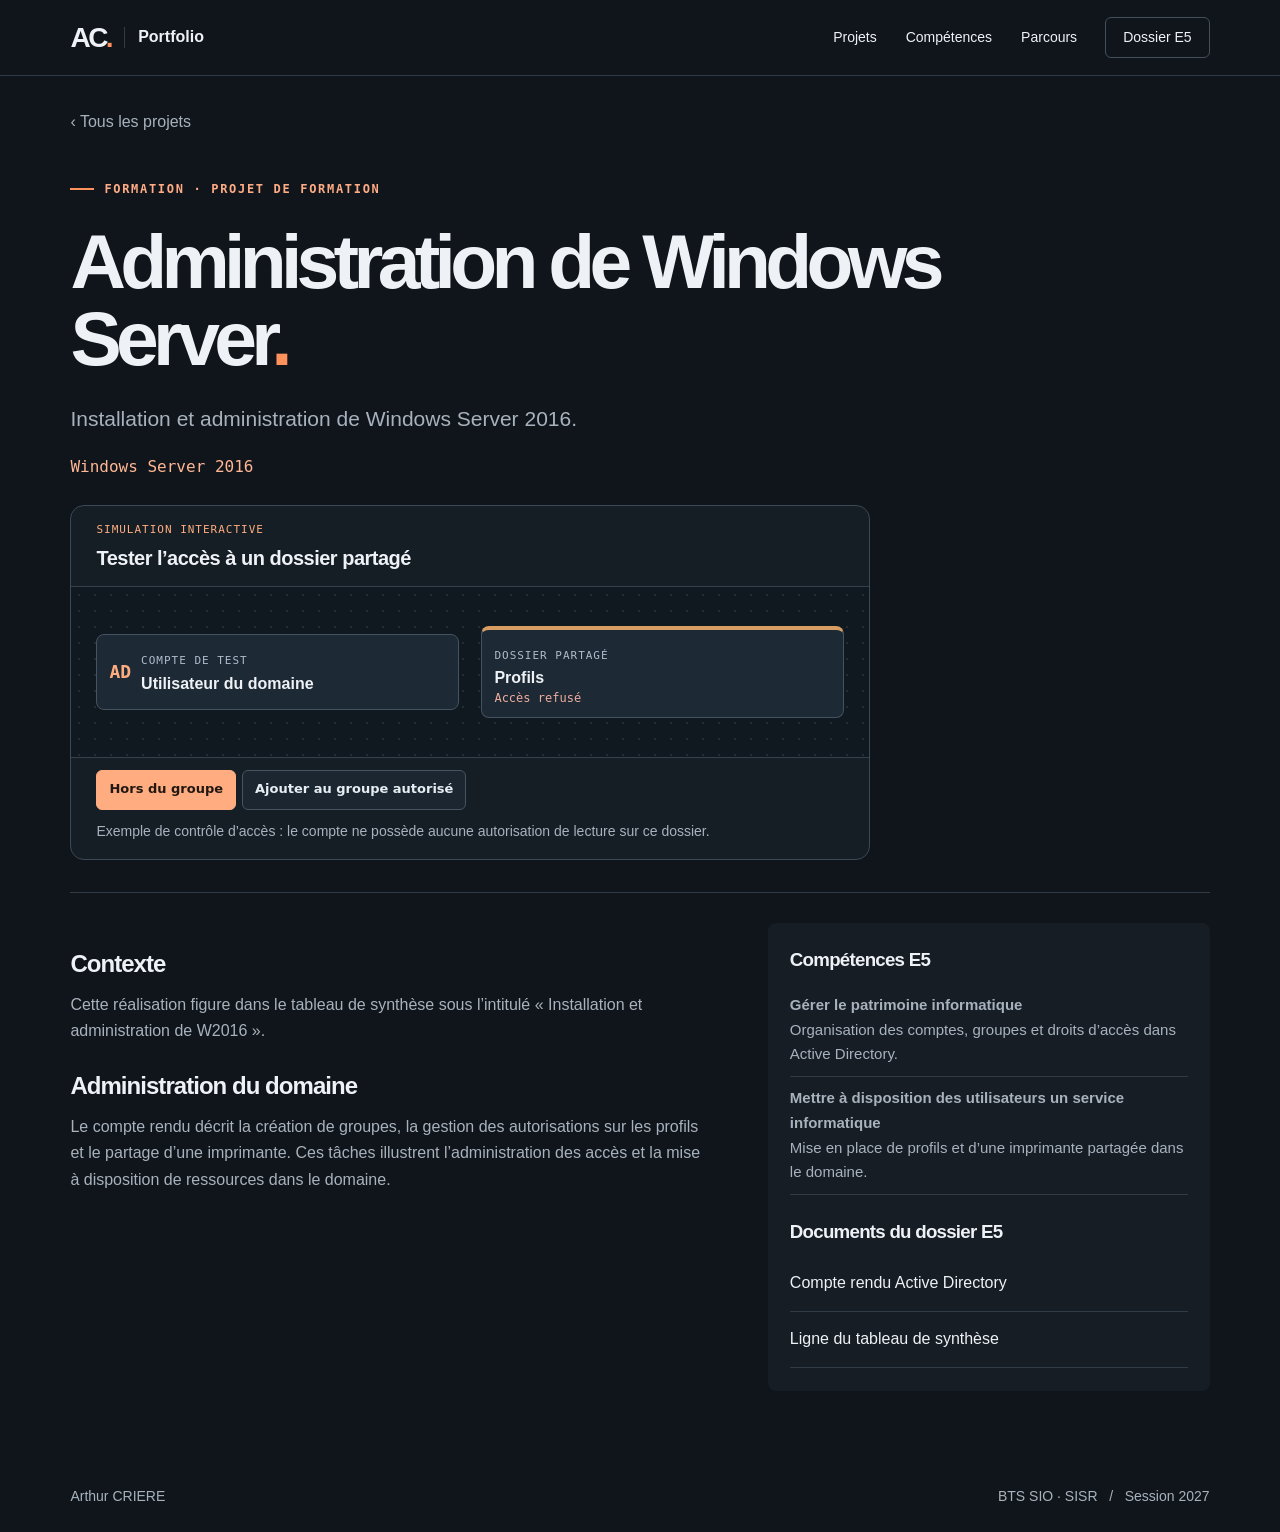
<file: windows-server.html>
<!doctype html><html lang="fr"><head><meta charset="utf-8"><meta name="viewport" content="width=device-width,initial-scale=1"><title>Administration de Windows Server — Arthur CRIERE</title><meta name="description" content="Installation et administration de Windows Server 2016."><meta name="theme-color" content="#10151b"><link rel="icon" href="icon.svg"><link rel="stylesheet" href="style.css"><link rel="stylesheet" href="schema-projets.css"></head><body><a class="skip" href="#main">Aller au contenu</a><header><div class="bar"><a class="brand" href="index.html" aria-label="Arthur CRIERE, accueil"><b>AC<span>.</span></b><i></i>Portfolio</a><nav aria-label="Navigation principale"><a href="index.html#projets">Projets</a><a href="index.html#competences">Compétences</a><a href="index.html#parcours">Parcours</a></nav><a class="dossier" href="index.html#dossier">Dossier E5</a></div></header><main class="detail" id="main"><a class="backlink" href="index.html#projets">‹ Tous les projets</a><div class="eyebrow"><i></i>FORMATION · PROJET DE FORMATION</div><h1>Administration de Windows Server<span>.</span></h1><p class="lead">Installation et administration de Windows Server 2016.</p><div class="tags">Windows Server 2016</div><figure class="lab lab-windows-server" data-mode="0"><figcaption><small>SIMULATION INTERACTIVE</small><strong>Tester l’accès à un dossier partagé</strong></figcaption><div class="lab-screen"><div class="acl"><div class="identity"><i>AD</i><div><small>COMPTE DE TEST</small><b>Utilisateur du domaine</b></div></div><div class="folder"><small>DOSSIER PARTAGÉ</small><b>Profils</b><em><span class="when m0">Accès refusé</span><span class="when m1">Lecture autorisée</span></em></div></div></div><div class="lab-controls" role="group" aria-label="Tester l’accès à un dossier partagé"><button type="button" data-mode="0" aria-pressed="true">Hors du groupe</button><button type="button" data-mode="1" aria-pressed="false">Ajouter au groupe autorisé</button></div><p class="lab-readout" role="status">Exemple de contrôle d’accès : le compte ne possède aucune autorisation de lecture sur ce dossier.</p><script type="application/json" class="lab-states">["Exemple de contrôle d’accès : le compte ne possède aucune autorisation de lecture sur ce dossier.", "Le compte hérite de la permission de lecture attribuée à son groupe."]</script></figure><div class="detailgrid"><div><h2>Contexte</h2><p>Cette réalisation figure dans le tableau de synthèse sous l’intitulé « Installation et administration de W2016 ».</p><h2>Administration du domaine</h2><p>Le compte rendu décrit la création de groupes, la gestion des autorisations sur les profils et le partage d’une imprimante. Ces tâches illustrent l’administration des accès et la mise à disposition de ressources dans le domaine.</p></div><aside><h3>Compétences E5</h3><p class="skill"><strong>Gérer le patrimoine informatique</strong><br>Organisation des comptes, groupes et droits d’accès dans Active Directory.</p><p class="skill"><strong>Mettre à disposition des utilisateurs un service informatique</strong><br>Mise en place de profils et d’une imprimante partagée dans le domaine.</p><h3>Documents du dossier E5</h3><div class="doc">Compte rendu Active Directory</div><div class="doc">Ligne du tableau de synthèse</div></aside></div></main><footer>Arthur CRIERE <span>BTS SIO · SISR &nbsp; / &nbsp; Session 2027</span></footer><script src="transition.js"></script><script src="schema-projets.js"></script></body></html>
</file>
<file: style.css>
:root{color-scheme:dark;--bg:#10151b;--panel:#161d25;--text:#eef1f5;--muted:#a8b2bd;--line:#313b46;--orange:#ff915c;--mono:ui-monospace,"DejaVu Sans Mono",monospace}*{box-sizing:border-box}html{scroll-behavior:smooth;scroll-padding-top:30px}body{margin:0;background:var(--bg);color:var(--text);font:16px/1.55 Inter,"Helvetica Neue",Arial,sans-serif}main,.bar,footer{width:min(1240px,89%);margin:auto}a{color:inherit;text-decoration:none}a:focus-visible,button:focus-visible,summary:focus-visible{outline:3px solid var(--orange);outline-offset:5px}.skip{position:absolute;top:-100px}.skip:focus{top:4px;background:var(--bg);z-index:9}header{border-bottom:1px solid var(--line)}.bar{display:flex;align-items:center;height:75px;gap:28px}.brand{display:flex;align-items:center;gap:13px;font-size:16px;font-weight:600}.brand b{font-size:28px;letter-spacing:-2.5px}.brand i{width:1px;height:21px;background:var(--line)}nav{display:flex;gap:29px;margin-left:auto}nav a,.dossier{font-size:14px}.dossier,.secondary{border:1px solid #43505c;border-radius:6px}.dossier{padding:9px 17px}.brand span,h1 span,section h2>span{color:var(--orange)}nav a:hover,.doc:hover,.backlink:hover,.timeline a:hover{color:var(--orange)}.hero{display:grid;grid-template-columns:1fr 1fr;align-items:center;gap:4%;padding:64px 0 44px}.eyebrow,.meta,.strip,.caption,.tags,.thumb small{font-family:var(--mono)}.eyebrow{display:flex;align-items:center;gap:10px;font-size:12px;letter-spacing:.14em;font-weight:600;color:#ffac85}.eyebrow i{height:2px;width:24px;background:var(--orange)}h1,h2,h3,p{margin:0}h1{font-size:clamp(70px,7.7vw,116px);line-height:.89;letter-spacing:-.074em;margin:25px 0;font-weight:720}.intro h2{font-size:clamp(21px,1.9vw,29px);line-height:1.2;letter-spacing:-.045em}.intro p{max-width:490px;margin-top:14px}p{color:var(--muted);line-height:1.65}.buttons{display:flex;gap:10px;margin-top:25px}.primary,.secondary{padding:11px 18px;font-size:14px;font-weight:650}.primary{background:var(--orange);color:#19140f;border-radius:6px}.primary:hover{background:#ffab83}.secondary:hover,.dossier:hover{border-color:var(--orange)}.visual{position:relative;background:radial-gradient(ellipse at 50% 58%,#1f2a35,transparent 68%)}.visual img{width:100%;height:auto;display:block;animation:arrive .8s both}.caption{display:flex;justify-content:space-between;padding:14px 6px;border-top:1px solid var(--line);color:var(--muted);font-size:12px;letter-spacing:.09em}.corn{position:absolute;width:12px;height:12px;border-top:1px solid #687582;top:0}.tl{left:0;border-left:1px solid #687582}.tr{right:0;border-right:1px solid #687582}.strip{border-block:1px solid var(--line);display:flex;align-items:center;gap:25px;font-size:13px;color:#c0c9d2;padding:15px 0}.strip span+span{border-left:1px solid var(--line);padding-left:25px}.strip i{display:inline-block;background:var(--orange);width:7px;height:7px;margin-right:9px}.strip b{font-weight:400;color:#788695}.sectionhead{display:flex;align-items:center;justify-content:space-between;gap:14px}section[id]{padding:58px 0;border-bottom:1px solid var(--line)}section[id] h2{font-size:clamp(35px,4vw,56px);line-height:1.15;letter-spacing:-.062em;margin:9px 0 24px}.filters{display:flex;gap:4px;padding:3px;border:1px solid var(--line);border-radius:8px}.filters button{background:transparent;color:var(--muted);border:0;border-radius:5px;font:inherit;font-size:14px;padding:7px 13px;cursor:pointer}.filters button[aria-pressed=true]{background:#333e48;color:white}.grid{display:grid;grid-template-columns:repeat(3,1fr);gap:18px}.card{display:block;border:1px solid var(--line);border-radius:10px;overflow:hidden;background:var(--panel);transition:transform .22s,border-color .22s}.card:hover{transform:translateY(-4px);border-color:#9a715a}.card[hidden]{display:none}.thumb{height:165px;background-color:#27303a;background-image:linear-gradient(135deg,#ffffff06,transparent),radial-gradient(#808c9755 .8px,transparent .8px);background-size:auto,13px 13px;position:relative;overflow:hidden;border-bottom:1px solid var(--line)}.thumb0{background-color:#49332b}.thumb1{background-color:#283747}.thumb2{background-color:#263a37}.thumb small{position:absolute;bottom:10px;left:13px;font-size:11px;letter-spacing:.12em;color:#d8dfe4}.diagram{position:absolute;inset:0;display:grid;place-items:center;transform:rotate(-8deg) skewY(-2deg)}.dash{width:160px;height:96px;border:1px solid #ae8469;background:#22282c;box-shadow:6px 8px #1c2024;padding:8px 10px;color:#ffc5a5;line-height:1.1}.dash b{font-size:10px}.dash i,.dash em,.dash u{display:block;background:#48525b;margin:5px 0;height:3px}.dash u{display:inline-block;width:28%;height:21px;background:#5e504b;margin-right:4%}.dash u:nth-last-child(2){margin-right:0}.dash em{height:8px;width:74%;background:#b98567}.window,.monitor{width:114px;height:72px;border:2px solid #7c9cb9;background:linear-gradient(145deg,#435e75,#233545);border-top-width:9px;box-shadow:5px 6px #19242e;display:grid;place-items:center}.window b,.monitor b{font:36px/1 Arial;color:#a8c4db}.window.back{position:absolute;transform:translate(-25px,-13px);opacity:.8}.window:not(.back){z-index:1;transform:translate(12px,9px)}.monitor{width:133px;height:80px;border:4px solid #83988b;background:linear-gradient(150deg,#709183,#334b46)}.monitor:after{content:"";position:absolute;background:#8a9a92;width:37px;height:6px;top:78%}.ports,.rack{display:flex;gap:3px;background:#333f4c;padding:12px;border:2px solid #7a8996;box-shadow:4px 8px #17202a}.ports i{width:8px;height:13px;background:#111a23;border-bottom:2px solid var(--orange)}.rack{display:grid;gap:3px}.rack i{width:85px;height:9px;background:#202a33;border-left:5px solid #c98668}.cardbody{padding:19px 20px 23px}.meta{font-size:12px;color:#c4cdd6}.card h3,.timeline h3{font-size:23px;letter-spacing:-.045em;margin:7px 0}.card p{font-size:15px}.timeline,.detailgrid{display:grid;grid-template-columns:1fr 1fr;gap:5%}.timeline article{border-left:2px solid var(--orange);padding-left:20px}.timeline a{display:inline-block;margin-top:10px;text-decoration:underline}.doc{display:flex;justify-content:space-between;align-items:center;gap:15px;padding:15px 0;border-bottom:1px solid var(--line)}.doc span{color:var(--orange)}details{border-bottom:1px solid var(--line)}details:first-of-type{margin-top:22px}summary{cursor:pointer;font-size:18px;padding:18px 3px}details .doc{padding-left:24px}footer{padding:25px 0;display:flex;justify-content:space-between;color:var(--muted);font-size:14px}.detail{padding:34px 0 70px}.backlink{display:inline-block;color:var(--muted);margin-bottom:45px}.detail h1{font-size:clamp(46px,6vw,86px);line-height:1;max-width:960px}.lead{font-size:21px}.tags{margin-top:18px;color:#ffb794}.detailgrid{grid-template-columns:1.45fr 1fr;border-top:1px solid var(--line);margin-top:32px;padding-top:30px}.detailgrid h2,.detailgrid h3{margin:22px 0 10px;letter-spacing:-.04em}.detailgrid aside{background:var(--panel);padding:0 22px 23px;border-radius:8px;align-self:start}.skill{padding:9px 0;border-bottom:1px solid var(--line);font-size:15px}@keyframes arrive{from{opacity:.1;transform:translateY(10px)}to{opacity:1;transform:none}}@media(max-width:800px){.hero{gap:10px}.grid{grid-template-columns:repeat(2,1fr)}.bar{gap:14px}nav{gap:15px}}@media(max-width:640px){main,.bar,footer{width:90%}.bar{height:auto;padding:10px 0;flex-wrap:wrap;justify-content:space-between}.brand{font-size:14px}.dossier{order:1}nav{order:2;width:100%;margin:0;justify-content:space-between}nav a{padding:6px 0}.hero{grid-template-columns:1fr;padding:35px 0 15px}.visual{max-width:430px;width:100%;margin:16px auto 0}.hero h1{margin:20px 0}.strip{gap:10px;font-size:11px}.strip span+span{padding-left:10px}.sectionhead{display:block}.filters{width:max-content;margin-bottom:18px}.grid,.timeline,.detailgrid{grid-template-columns:1fr;gap:18px}.thumb{height:174px}section[id]{padding:35px 0}.buttons{flex-wrap:wrap}footer{flex-wrap:wrap;gap:10px}.detail h1{overflow-wrap:anywhere}}@media(prefers-reduced-motion:reduce){*{scroll-behavior:auto!important;animation:none!important;transition:none!important}}

/* Interactive infrastructure illustration */
.hero{isolation:isolate;position:relative}.hero::before{content:"";position:absolute;inset:0 -5vw;z-index:-1;pointer-events:none;background:radial-gradient(ellipse at 79% 54%,#79452a20,transparent 44%)}
.visual{perspective:900px;background:radial-gradient(ellipse at 52% 62%,#68483129,transparent 68%)}
.stage3d{position:relative;isolation:isolate;transform:rotateX(var(--tilt-x,0deg)) rotateY(var(--tilt-y,0deg));transition:transform .25s ease-out}
.machine{position:relative;display:block;width:100%;height:auto}.orbit{position:absolute;left:19%;top:51%;width:62%;height:31%;border:1px solid #9f6d473b;border-radius:50%;transform:rotate(-13deg);box-shadow:0 0 45px #ff8e420e,inset 0 0 32px #ff8e420a}.orbit:after{content:"";position:absolute;inset:-16% -8%;border:1px dashed #ba896334;border-radius:50%}
.caption{align-items:center}.explode{color:#e6c4b0;background:#211e1d;border:1px solid #695040;border-radius:6px;padding:8px 12px;font:inherit;cursor:pointer}.explode span{font-size:16px;vertical-align:middle;margin-right:4px}.explode[aria-pressed=true]{color:#151515;background:var(--orange)}.unit{transition:transform .8s cubic-bezier(.22,1,.36,1)}.visual.expanded .u2{transform:translateY(-32px)}.visual.expanded .u0{transform:translateY(31px)}.pulse{stroke:#ffad77;stroke-width:2.3;stroke-linecap:round;stroke-dasharray:5 95;animation:packet 4.4s linear infinite}.led{stroke:#ffbc85;filter:drop-shadow(0 0 2px #ff833f)}.assembly{animation:assemble 1.35s cubic-bezier(.18,.8,.24,1) backwards}.u1 .assembly{animation-delay:.14s}.u2 .assembly{animation-delay:.29s}.intro>*{animation:rise-in .8s cubic-bezier(.22,1,.36,1) backwards}.intro h1{animation-delay:.06s}.intro h2{animation-delay:.16s}.intro p{animation-delay:.22s}.intro .buttons{animation-delay:.29s}.primary,.secondary{display:inline-flex;align-items:center;transition:transform .2s,background .2s}.primary:hover,.secondary:hover{transform:translateY(-2px)}.card .diagram{transition:transform .55s cubic-bezier(.2,.8,.2,1)}.card:hover .diagram,.card:focus-visible .diagram{transform:rotate(-3deg) skewY(-2deg) scale(1.065)}.revealed{animation:rise-in .65s cubic-bezier(.18,.75,.3,1) backwards;animation-delay:var(--delay,0ms)}
@keyframes packet{from{stroke-dashoffset:105}to{stroke-dashoffset:5}}
@keyframes assemble{from{opacity:0;transform:translate(0,-46px)}to{opacity:1;transform:translate(0,0)}}
@keyframes rise-in{from{opacity:0;translate:0 17px}to{opacity:1;translate:0 0}}
@media(prefers-reduced-motion:reduce){.stage3d{transform:none}.pulse{display:none}}
.matrixwrap{overflow:auto;margin-top:23px;border:1px solid var(--line);border-radius:10px;scrollbar-color:#63717d var(--panel)}.matrixwrap:focus-visible{outline:2px solid var(--orange);outline-offset:3px}.matrix{width:100%;min-width:770px;border-collapse:separate;border-spacing:0;font-size:15px}.matrix td,.matrix th{padding:14px 10px;border-bottom:1px solid var(--line);text-align:center}.matrix thead th{background:#202a35;font-size:14px;line-height:1.4}.matrix th:first-child{position:sticky;left:0;text-align:left;min-width:150px;width:27%;background:#19212a;padding-left:17px;border-right:1px solid var(--line)}.matrix tbody tr:last-child>*{border-bottom:0}.matrix tbody tr:hover>*{background-color:#212b35}.matrix a{text-decoration:underline;text-decoration-color:#596572;text-underline-offset:4px}.matrix a:hover{color:var(--orange)}.matrix .yes,.matrix .proposal{font-weight:700;font-size:21px;line-height:1}.yes{color:#a2dcba}.proposal{color:var(--orange)}.empty{color:#86929e}.sr{position:absolute;width:1px;height:1px;padding:0;margin:-1px;overflow:hidden;clip-path:inset(50%);white-space:nowrap}.fullnames summary{font-size:15px}.fullnames li{margin:6px 0}.techmark{font:600 26px var(--mono);border:1px solid #94a3ac75;padding:12px 16px;background:#19232c;box-shadow:5px 5px 0 #0e141b7a}.art-hellmetz{background-color:#443140}.art-hsrp{background-color:#2f414e}.art-web-debian{background-color:#3f3434}@media(max-width:640px){.matrix th:first-child{width:150px;max-width:150px}.matrixwrap{margin-inline:-2px}}
.visual{border-radius:14px;background:radial-gradient(ellipse at 55% 47%,#51352455,transparent 60%),linear-gradient(135deg,#17202b,#10161d 64%,#201c1a);border:1px solid #48505b70;box-shadow:inset 0 1px #ffffff10,0 22px 55px -32px #000;overflow:hidden}
.visual .corn{display:none}.stage3d{background-image:linear-gradient(#778da012 1px,transparent 1px),linear-gradient(90deg,#778da012 1px,transparent 1px);background-size:32px 32px}.lightfield{position:absolute;inset:0;overflow:hidden;pointer-events:none}.lightfield:after{content:"";position:absolute;inset:-55%;background:conic-gradient(from 80deg,transparent 0 77%,#ffa96a16 84%,transparent 91%);animation:radar 16s linear infinite}.visual .caption{margin:0 14px;padding:10px 0 6px;border-top:1px solid #4b555b90}.trace,.explode{font:500 13px/1.15 var(--mono);min-height:40px;cursor:pointer}.trace{border:0;border-radius:5px;background:#ff9c70;color:#17120e;padding:8px 12px}.trace:hover{background:#ffb38e}.trace-status{font:12px/1.45 var(--mono);padding:3px 15px 12px;color:#bec7d0}.tracewire{stroke:#ffa470;stroke-width:1.1;opacity:.26}.tracebeam{stroke:#ffd0a5;stroke-width:2.5;stroke-dasharray:0 2000;opacity:0;filter:drop-shadow(0 0 5px #ffa06a)}.spark{opacity:0;filter:drop-shadow(0 0 6px #ffa55e)}.tracing .spark{opacity:1}.tracing .tracebeam{opacity:1;animation:traceglow 2.4s linear both}.tracing .unit .led{animation:blink .32s alternate infinite}.intro h1{animation:headline-in 1.05s cubic-bezier(.16,1,.3,1) both}.detail h1{animation:headline-in .7s cubic-bezier(.16,1,.3,1) both}.card:hover .thumb{box-shadow:inset 0 -2px #ffa075}.detailgrid aside{animation:rise-in .65s ease-out both}
@keyframes radar{to{transform:rotate(360deg)}}@keyframes traceglow{from{stroke-dasharray:0 2000}to{stroke-dasharray:800 2000}}@keyframes blink{to{opacity:.28}}@keyframes headline-in{from{clip-path:inset(0 0 95% 0);transform:translateY(15px);opacity:.3}to{clip-path:inset(-10%);transform:none;opacity:1}}
@view-transition{navigation:auto}::view-transition-old(root){animation:page-out .17s ease-in both}::view-transition-new(root){animation:page-in .32s ease-out both}::view-transition-group(project-title){animation-duration:.43s;animation-timing-function:cubic-bezier(.2,.75,.25,1)}@keyframes page-out{to{opacity:0}}@keyframes page-in{from{opacity:0;transform:translateY(6px)}}
@media(prefers-reduced-motion:reduce){::view-transition-group(*),::view-transition-old(*),::view-transition-new(*){animation:none!important}.tracing .spark{opacity:0}}
</file>
<file: schema-projets.css>
.lab{--ink:#ffad80;--dim:#aebdcc;--pad:clamp(12px,3vw,25px);margin:26px 0;max-width:800px;border:1px solid #3b4855;border-radius:14px;overflow:hidden;background:#151d25}.lab figcaption{display:grid;gap:5px;padding:16px var(--pad) 12px}.lab figcaption strong{font-size:20px;letter-spacing:-.025em}.lab small{font:11px/1.4 var(--mono);letter-spacing:.09em;color:var(--dim)}.lab figcaption small{color:var(--ink)}.lab-screen{padding:16px var(--pad);display:grid;align-content:center;min-height:172px;background:radial-gradient(#68778336 .8px,transparent 1px) 0 0/16px 16px,#101820;border-block:1px solid #34414d}.lab-controls{display:flex;gap:6px;flex-wrap:wrap;padding:12px var(--pad) 0}.lab-controls button{min-height:40px;border:1px solid #465460;border-radius:6px;background:#1b2630;color:#e6edf3;padding:7px 12px;font:600 13px/1.3 system-ui;cursor:pointer}.lab-controls button[aria-pressed=true]{color:#221811;background:var(--ink);border-color:var(--ink)}.lab .lab-readout{padding:10px var(--pad) 16px;font-size:14px;min-height:2.4em}.lab .when{display:none}.lab[data-mode="0"] .m0,.lab[data-mode="1"] .m1,.lab[data-mode="2"] .m2{display:inline-block;animation:lab-in .35s both}.lab-screen b,.lab-screen em{display:block}.lab-screen em{font:13px var(--mono);color:var(--dim)}.wan{width:100%;height:156px}.circuit,.dash{fill:none;stroke:#415364;stroke-width:2}.dash{opacity:0;stroke-dasharray:7 16;stroke:#ffd0a5;stroke-width:3}.lab[data-mode="0"] .dash.c0,.lab[data-mode="1"] .dash.c1{opacity:1;animation:traffic .9s linear 4}.router rect{fill:#20303d;stroke:#657787}.router text{fill:white;font:11px system-ui}.lab[data-mode="1"] .r1{opacity:.42}.lab[data-mode="1"] .r2 rect{stroke:#ffae83}.vip{text-align:center;font-size:13px;color:var(--dim)}.vip b{display:inline;color:white;font-family:var(--mono)}
.replicas,.vmset,.acl,.asset{display:flex;align-items:center;justify-content:center;gap:clamp(6px,2vw,22px)}.db,.vm,.folder,.assetlabel,.portal,.brief,.host,.switch,.cli,.identity{border:1px solid #445362;border-radius:8px;background:#1d2934;padding:12px}.db{min-width:0;flex:1}.db table{border-collapse:collapse;width:100%;font:12px var(--mono);margin-top:8px}.db td,.db th{padding:5px 2px;text-align:left;border-top:1px solid #455362}.newrow{visibility:hidden}.lab[data-mode="1"] .db:first-child .newrow,.lab[data-mode="2"] .newrow{visibility:visible;color:#ffbf9d;animation:highlight .8s}.journal{text-align:center}.journal i{display:block;height:3px;background:#7d5945}.lab[data-mode="1"] .journal i,.lab[data-mode="2"] .journal i{animation:transfer .8s 2}.portal{padding:0;overflow:hidden}.appbar,.services,.identity{display:flex;align-items:center;gap:10px}.appbar{border-bottom:1px solid #40505c;padding:7px 12px}.appbar i{background:#ff9671;width:10px;height:10px;border-radius:3px}.appbar small{margin-left:auto}.portalview{padding:13px 18px;font-weight:bold;font-size:24px}.services{padding:0 12px 12px;flex-wrap:wrap;gap:5px}.services span,.disk{font:12px var(--mono);border:1px solid #415463;border-radius:4px;padding:5px 8px}.lab-clientlink[data-mode="0"] .services span:first-child,.lab-clientlink[data-mode="1"] .services span:nth-child(2),.lab-clientlink[data-mode="2"] .services span:nth-child(n+3){background:#614330;color:#fff0dc;animation:highlight .8s}
.host .vmset{margin-top:8px}.vm{flex:1;background:#15202a}.vm span,.folder em{color:#9ddab8;font-size:12px}.vm em{margin:5px 0}.clone{transition:opacity .4s,transform .4s}.lab-hyper-v[data-mode="0"] .clone{opacity:.22;transform:scale(.92)}.lab-hyper-v[data-mode="1"] .disk{animation:transfer 1s}.lab-hyper-v[data-mode="2"] .clone{animation:boot .7s}.switch{background:linear-gradient(#384854,#1c2b35);box-shadow:0 4px #0b1116}.ports8{display:flex;gap:5px;margin:8px 0 0}.jack{flex:1;text-align:center;font:10px var(--mono);color:#c4ced6}.jack i{display:block;height:17px;background:#0b1319;border:2px solid #71808c;border-bottom:4px solid #485b67}.lab-commutation[data-mode="1"] .jack:nth-child(odd) i{border-bottom-color:var(--ink);animation:highlight .65s}.cli{background:#10191f;margin-top:8px}.cli code{display:block;color:#a9dab9;font-size:13px}.acl>*{flex:1}.identity i{font:700 18px var(--mono);color:var(--ink)}.folder{position:relative;border-top:4px solid #d79d62}.folder em{color:#f0ada0}.lab-windows-server[data-mode="1"] .folder em{color:#a4e2b6}.lab-windows-server[data-mode="1"] .folder{animation:boot .65s}.recipe{display:grid;grid-template-columns:1fr 1fr;gap:6px}.recipe label{cursor:pointer;padding:10px;border:1px solid #455460;border-radius:5px;background:#1e2b36;font-size:14px}.recipe input{accent-color:#ffab7e;margin-right:6px}.recipe label:has(:checked){border-color:#a48165}.meter{height:5px;background:#34404d;margin-top:12px}.meter i{display:block;width:var(--complete,0%);height:100%;background:var(--ink);transition:width .3s}.assetlabel b{font:700 27px var(--mono);margin:6px 0}.assetlabel i{display:block;height:18px;background:repeating-linear-gradient(90deg,#c1cddb 0 2px,transparent 2px 5px,#c1cddb 5px 6px,transparent 6px 8px)}.asset dl{margin:0;flex:1}.asset dl div{display:flex;justify-content:space-between;gap:4px;border-bottom:1px solid #354757;padding:5px 0;font-size:13px}.asset dd{margin:0;text-align:right;color:#ffd6bb}.brief{border-left:4px solid #e5a479;background:linear-gradient(125deg,#3c3036,#212731);box-shadow:3px 3px #37404b,6px 6px #27333e}.brief h3{margin:6px 0;font-size:23px}.brief p{margin:0;font-size:14px}.lab-hellmetz{--ink:#f1b6ac}@keyframes lab-in{from{opacity:.2;transform:translateY(5px)}}@keyframes traffic{to{stroke-dashoffset:-46}}@keyframes highlight{from{background:#725139}}@keyframes transfer{50%{transform:translateX(4px);background:#ffb280}}@keyframes boot{from{opacity:.4;transform:scale(.96)}}
@media(max-width:500px){.journal small,.db small{font-size:9px}.db,.vm,.identity,.folder{padding:7px}.db table{font-size:10px}.asset{flex-wrap:wrap}.recipe{grid-template-columns:1fr}.services span{font-size:11px}.acl{flex-wrap:wrap}.identity small,.folder small{font-size:9px}.replicas{gap:4px}}@media(prefers-reduced-motion:reduce){.lab *{animation:none!important;transition:none!important}}
</file>
